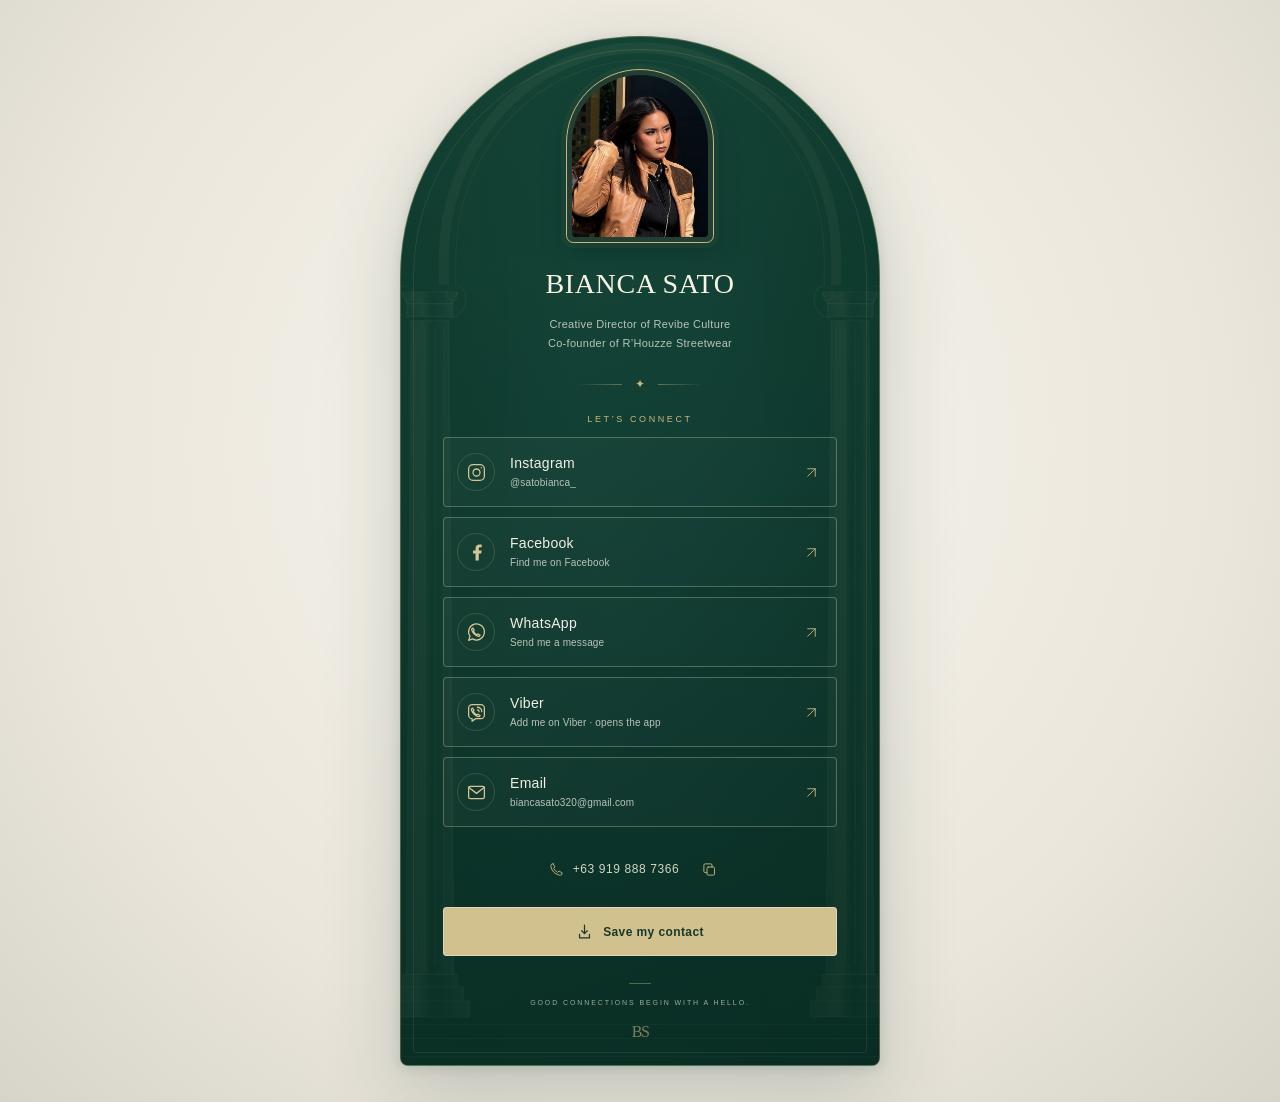
<file: index.html>
<!doctype html><html lang="en"><head><meta charset="utf-8"><meta name="viewport" content="width=device-width,initial-scale=1"><meta http-equiv="refresh" content="0;url=bianca/"><title>Py-Tap · Connect</title></head><body><a href="bianca/">Connect with Bianca Sato</a></body></html>
</file>
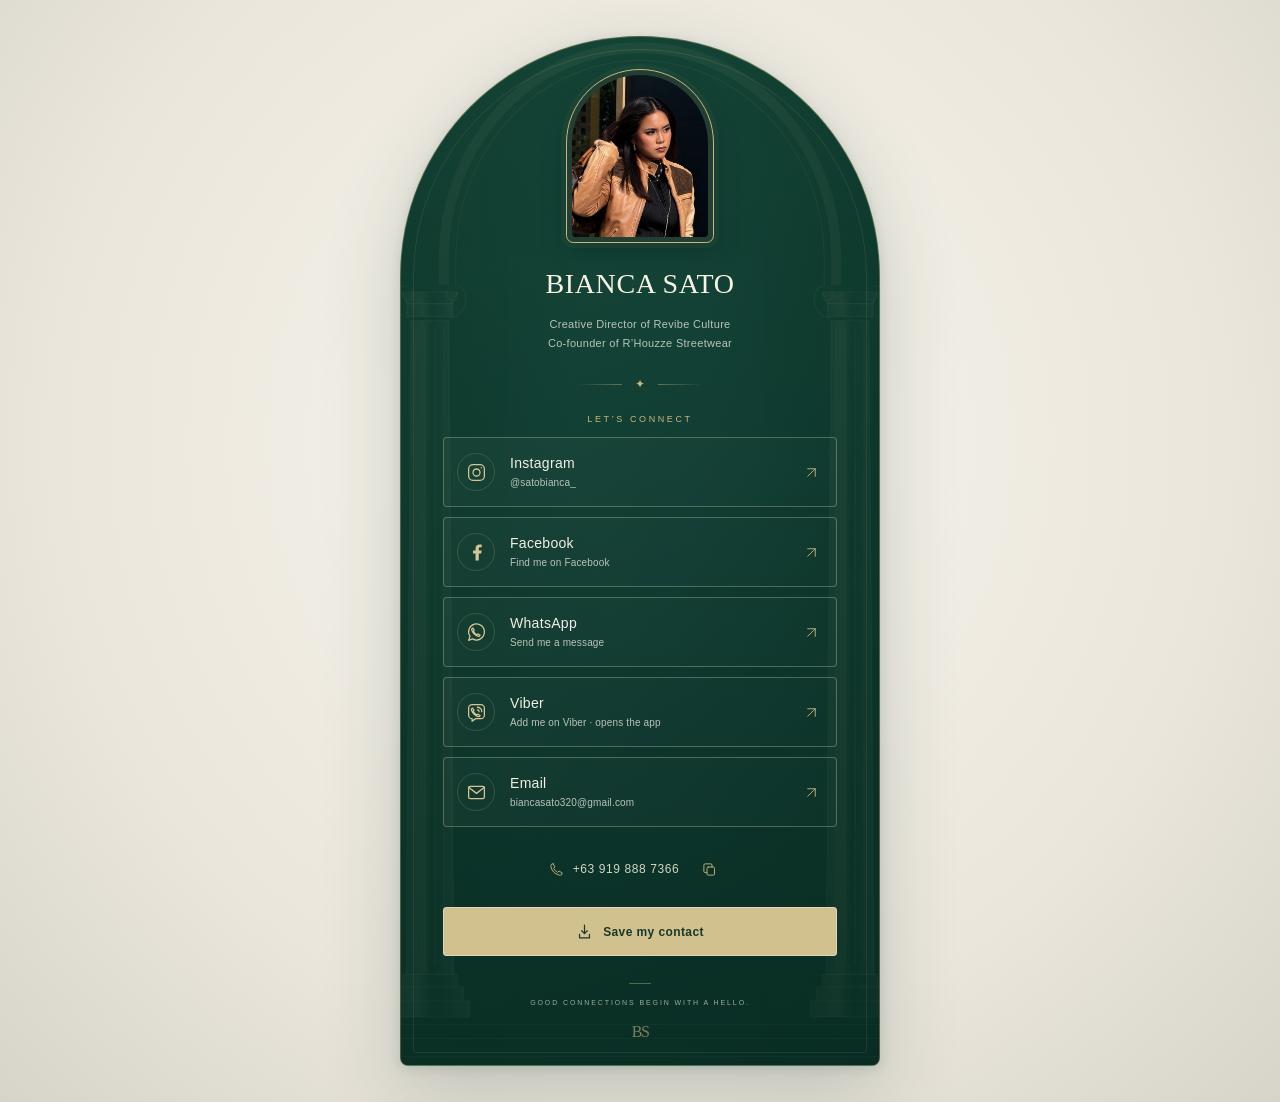
<file: bianca/index.html>
<!doctype html>
<html lang="en">
<head>
  <meta charset="utf-8">
  <meta name="viewport" content="width=device-width, initial-scale=1">
  <meta name="theme-color" content="#123f34">
  <meta name="description" content="Connect with Bianca Sato. Social accounts, messaging, and contact details, all in one place.">
  <title>Bianca Sato · Connect</title>
  <link rel="icon" href="assets/monogram.svg" type="image/svg+xml">
  <link rel="stylesheet" href="styles.css?v=20261012-header">
  <script src="profile.js" defer></script>
</head>
<body>
  <svg class="icon-library" xmlns="http://www.w3.org/2000/svg" aria-hidden="true">
    <symbol id="arrow" viewBox="0 0 24 24"><path d="M6 18 18 6M6 6h12v12"/></symbol>
    <symbol id="phone" viewBox="0 0 24 24"><path d="m6.6 3 3 5-2.3 2.2a16 16 0 0 0 6.5 6.5L16 14.4l5 3c.1 2.8-1.3 4.1-3.9 3.6C9.4 19.5 4.5 14.6 3 6.9 2.5 4.3 3.8 2.9 6.6 3Z"/></symbol>
    <symbol id="instagram" viewBox="0 0 24 24"><rect x="3" y="3" width="18" height="18" rx="5"/><circle cx="12" cy="12" r="4"/><circle cx="17.5" cy="6.5" r=".8" fill="currentColor" stroke="none"/></symbol>
    <symbol id="facebook" viewBox="0 0 24 24"><path d="M14.6 21v-8h2.8l.5-3.2h-3.3V7.6c0-.9.3-1.6 1.7-1.6H18V3.1c-.7-.1-1.6-.2-2.6-.2-2.7 0-4.5 1.6-4.5 4.5v2.4H8V13h2.9v8Z" fill="currentColor" stroke="none"/></symbol>
    <symbol id="whatsapp" viewBox="0 0 24 24"><path d="M21 11.5a9 9 0 0 1-13.5 7.8L3 21l1.6-4.7A9 9 0 1 1 21 11.5Z"/><path d="m8 7 1.4 2.5-1 1a9 9 0 0 0 4.2 4.2l1-1L16 15c-.2 1.4-1.3 1.7-2.5 1.3A12 12 0 0 1 6.7 9.5C6.3 8.3 6.6 7.2 8 7Z"/></symbol>
    <symbol id="viber" viewBox="0 0 24 24"><path d="M7 3h10a4 4 0 0 1 4 4v8a4 4 0 0 1-4 4h-6l-4 3v-3a4 4 0 0 1-4-4V7a4 4 0 0 1 4-4Z"/><path d="m7.5 7 1.7 2.6-1 1a10 10 0 0 0 4.2 4.2l1-1 2.6 1.7c-.3 1.3-1.5 1.6-2.7 1.1a13 13 0 0 1-6.9-6.9C5.9 8.5 6.2 7.3 7.5 7ZM13 6a5 5 0 0 1 5 5m-5-2a2 2 0 0 1 2 2"/></symbol>
    <symbol id="mail" viewBox="0 0 24 24"><rect x="3" y="5" width="18" height="14" rx="2"/><path d="m3 6 9 7 9-7"/></symbol>
    <symbol id="save" viewBox="0 0 24 24"><path d="M12 3v12m-4-4 4 4 4-4M5 16v5h14v-5"/></symbol>
    <symbol id="copy" viewBox="0 0 24 24"><rect x="8" y="8" width="12" height="13" rx="2"/><path d="M16 8V5a2 2 0 0 0-2-2H5a2 2 0 0 0-2 2v10a2 2 0 0 0 2 2h3"/></symbol>
  </svg>
  <main class="card" aria-labelledby="profile-name">
    <div class="architecture" aria-hidden="true"></div>
    <div class="card-content">
      <header class="profile">
        <div class="portrait-frame">
          <img class="portrait" src="assets/portrait.png" alt="Portrait of Bianca Sato" width="320" height="320" fetchpriority="high">
        </div>
        <h1 id="profile-name">BIANCA SATO</h1>
        <p class="intro">Creative Director of Revibe Culture<br>Co-founder of R’Houzze Streetwear</p>
        <div class="ornament" aria-hidden="true"><span></span><i>✦</i><span></span></div>
      </header>
      <section class="connections" aria-labelledby="connections-title">
        <h2 id="connections-title">LET’S CONNECT</h2>
        <a class="social-link" href="https://www.instagram.com/satobianca_/" target="_blank" rel="noopener noreferrer">
          <span class="icon-tile"><svg><use href="#instagram"/></svg></span>
          <span class="link-text"><strong>Instagram</strong><span>@satobianca_</span></span>
          <svg class="link-arrow" aria-hidden="true"><use href="#arrow"/></svg>
        </a>
        <a class="social-link" href="https://www.facebook.com/raesato" target="_blank" rel="noopener noreferrer">
          <span class="icon-tile"><svg><use href="#facebook"/></svg></span>
          <span class="link-text"><strong>Facebook</strong><span>Find me on Facebook</span></span>
          <svg class="link-arrow" aria-hidden="true"><use href="#arrow"/></svg>
        </a>
        <a class="social-link" href="https://wa.me/639198887366" target="_blank" rel="noopener noreferrer">
          <span class="icon-tile"><svg><use href="#whatsapp"/></svg></span>
          <span class="link-text"><strong>WhatsApp</strong><span>Send me a message</span></span>
          <svg class="link-arrow" aria-hidden="true"><use href="#arrow"/></svg>
        </a>
        <a class="social-link" href="viber://add?number=639198887366">
          <span class="icon-tile"><svg><use href="#viber"/></svg></span>
          <span class="link-text"><strong>Viber</strong><span>Add me on Viber · opens the app</span></span>
          <svg class="link-arrow" aria-hidden="true"><use href="#arrow"/></svg>
        </a>
        <a class="social-link" href="mailto:biancasato320@gmail.com">
          <span class="icon-tile"><svg aria-hidden="true"><use href="#mail"/></svg></span>
          <span class="link-text"><strong>Email</strong><span>biancasato320@gmail.com</span></span>
          <svg class="link-arrow" aria-hidden="true"><use href="#arrow"/></svg>
        </a>
      </section>
      <section class="contact" aria-label="Contact details">
        <div class="phone-row">
          <a class="phone-number" href="tel:+639198887366"><svg aria-hidden="true"><use href="#phone"/></svg><span>+63 919 888 7366</span></a>
          <button class="copy-button" type="button" aria-label="Copy phone number" hidden><svg aria-hidden="true"><use href="#copy"/></svg></button>
        </div>
        <p class="copy-status" role="status" aria-live="polite"></p>
        <a class="save-contact" href="biance-sato.vcf" download="Bianca-Sato.vcf"><svg aria-hidden="true"><use href="#save"/></svg>Save my contact</a>
      </section>
      <footer><span class="footer-line"></span><p>GOOD CONNECTIONS BEGIN WITH A HELLO.</p><span class="footer-monogram" aria-hidden="true">BS</span></footer>
    </div>
  </main>
</body>
</html>
</file>
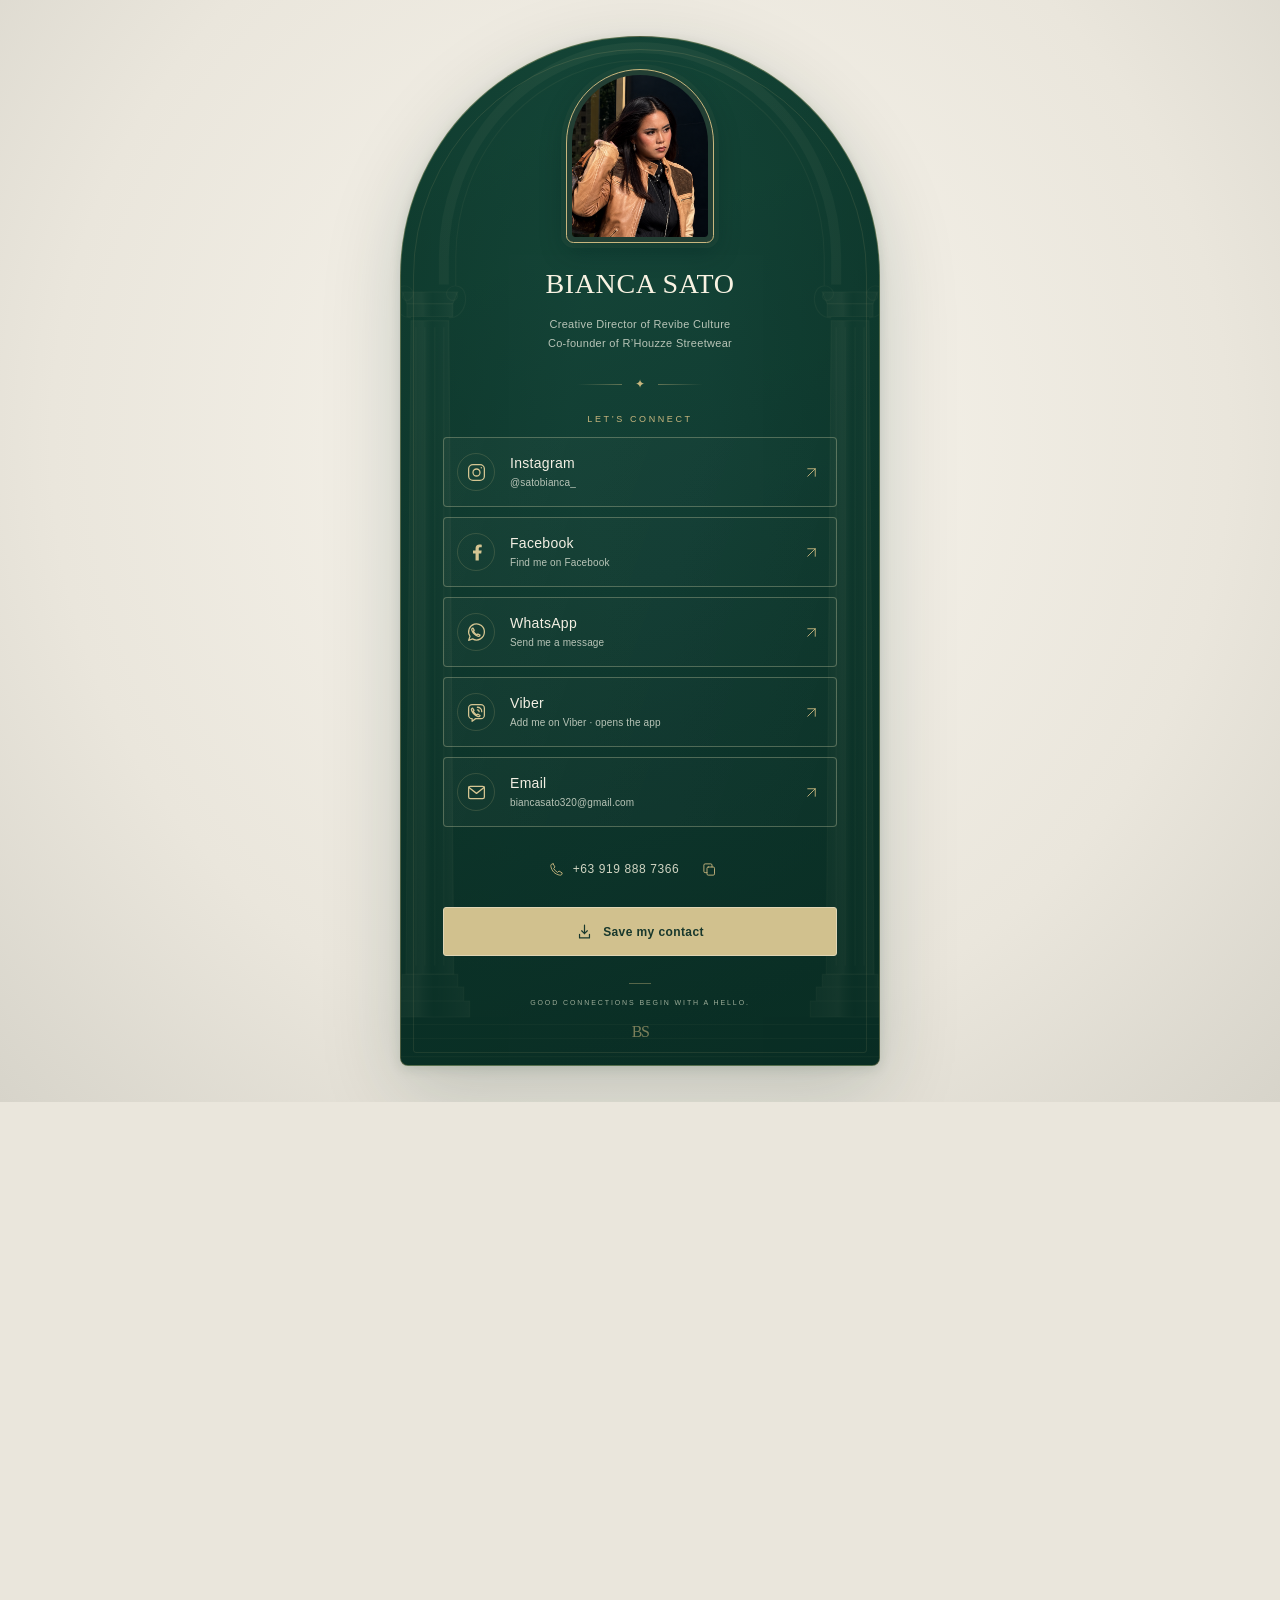
<file: biance-sato/index.html>
<!doctype html><html lang="en"><head><meta charset="utf-8"><meta name="viewport" content="width=device-width,initial-scale=1"><meta http-equiv="refresh" content="0;url=../bianca/"><title>Bianca Sato · Py-Tap</title></head><body><a href="../bianca/">Open Bianca Sato</a></body></html>
</file>
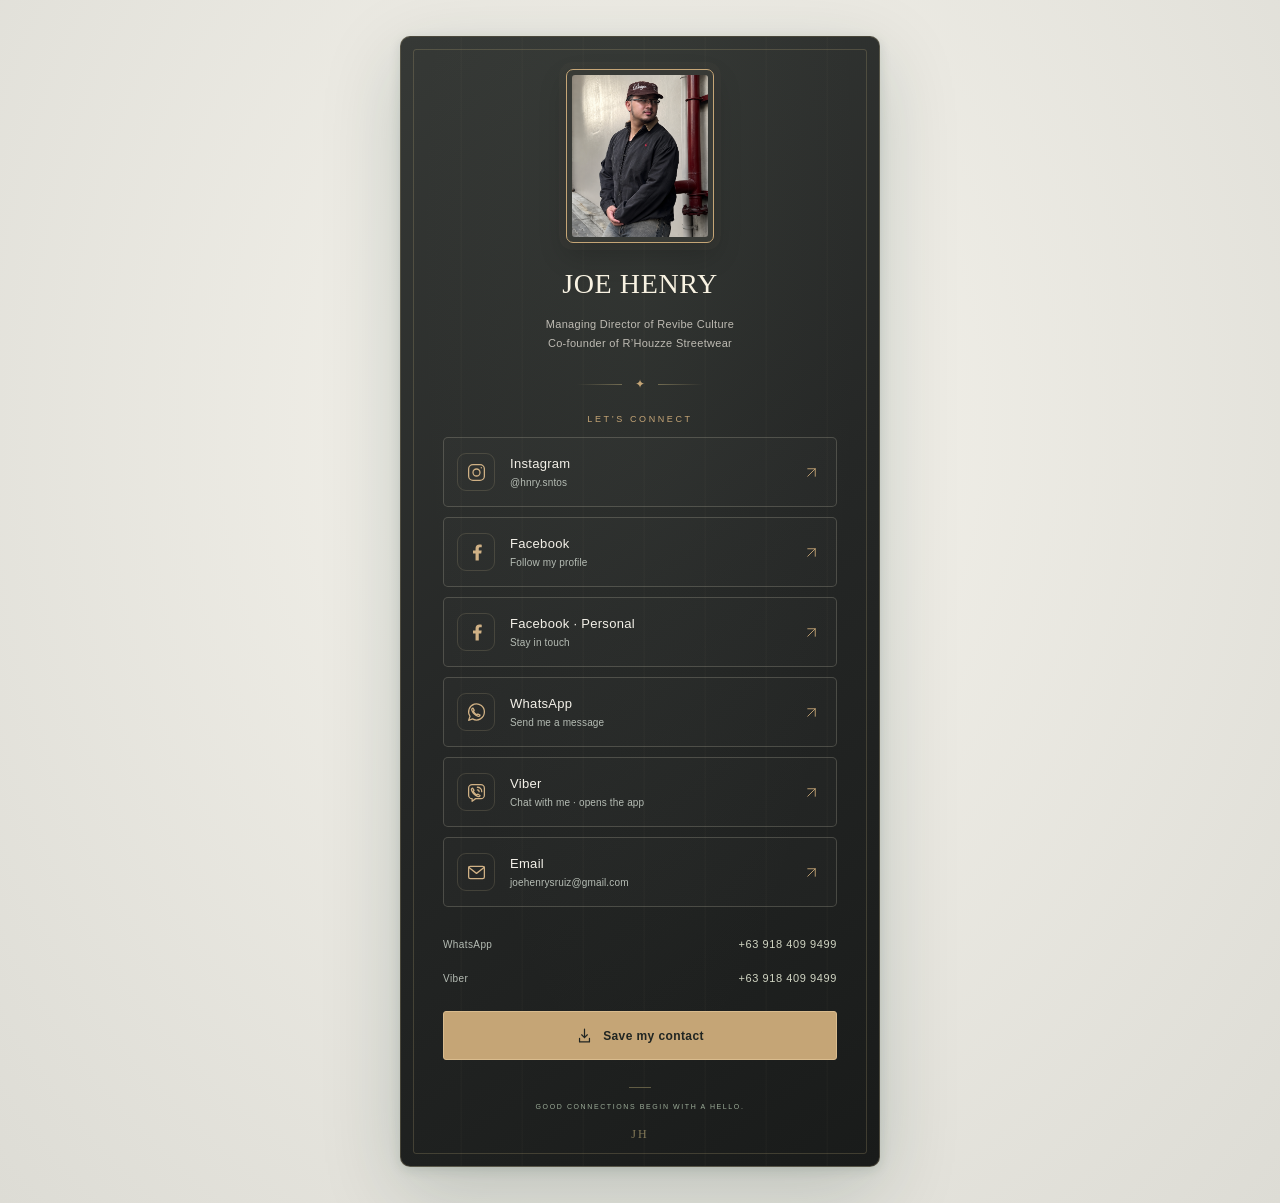
<file: joe-henry-santos/index.html>
<!doctype html><html lang="en"><head><meta charset="utf-8"><meta name="viewport" content="width=device-width,initial-scale=1"><meta http-equiv="refresh" content="0;url=../joe/"><title>Joe Henry · Py-Tap</title></head><body><a href="../joe/">Open Joe Henry</a></body></html>
</file>
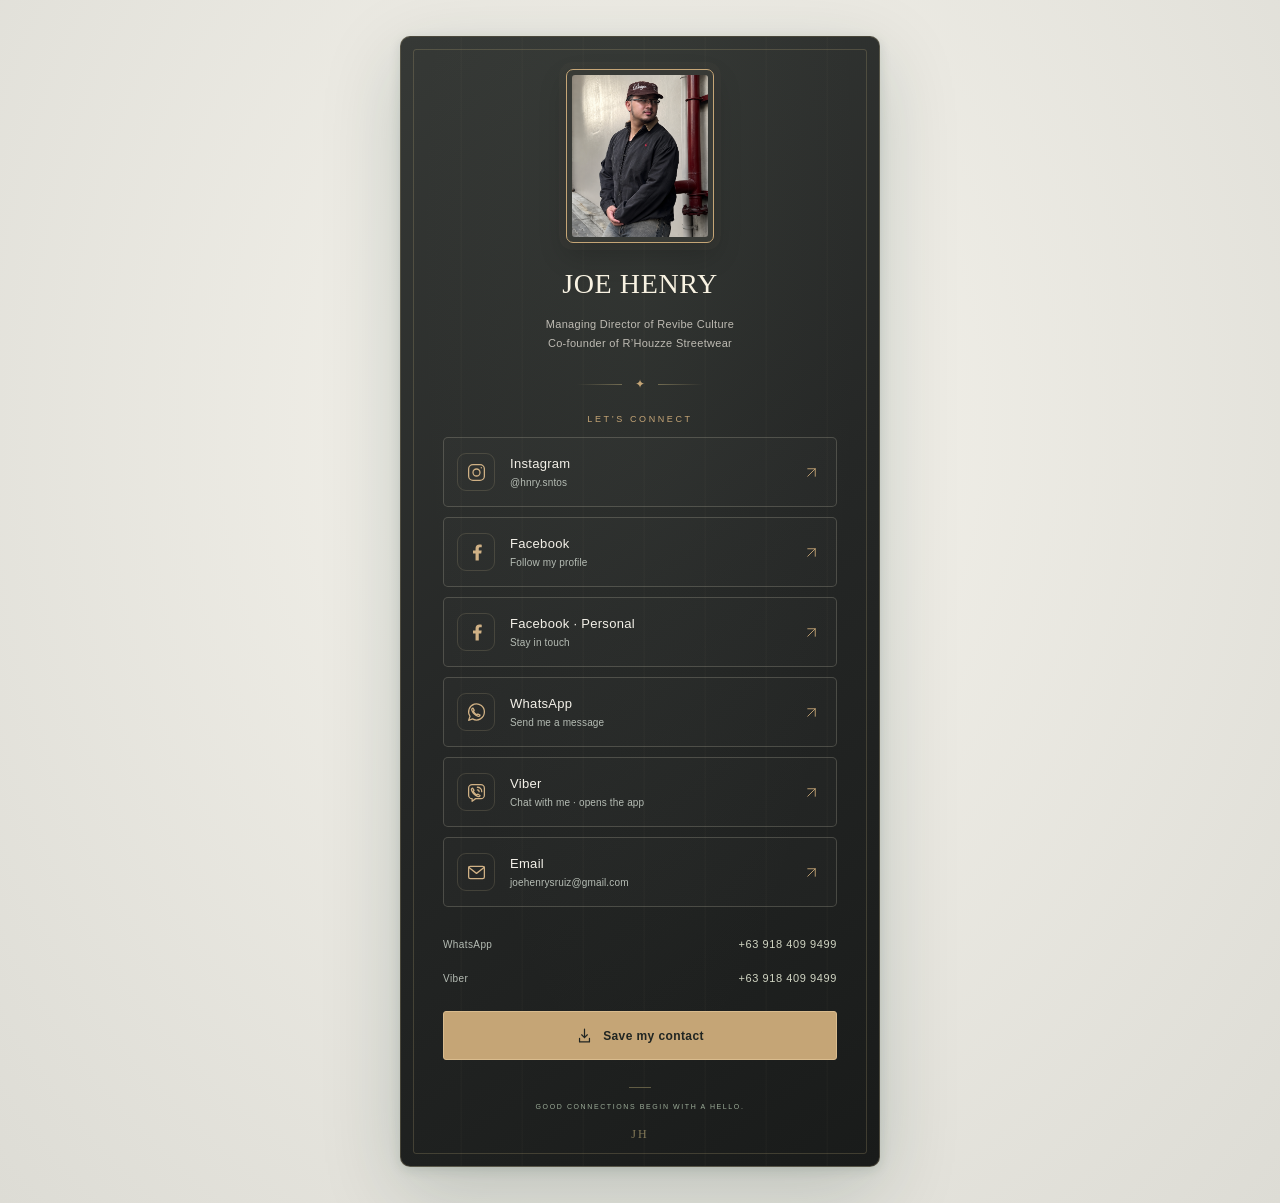
<file: joe/index.html>
<!doctype html>
<html lang="en">
<head>
  <meta charset="utf-8">
  <meta name="viewport" content="width=device-width, initial-scale=1">
  <meta name="theme-color" content="#202522">
  <meta name="description" content="Connect with Joe Henry. Social accounts, messaging, and contact details, all in one place.">
  <title>Joe Henry · Connect</title>
  <link rel="icon" href="assets/monogram.svg" type="image/svg+xml">
  <link rel="stylesheet" href="styles.css?v=20261012-header">
</head>
<body>
  <svg class="icon-library" xmlns="http://www.w3.org/2000/svg" aria-hidden="true">
    <symbol id="arrow" viewBox="0 0 24 24"><path d="M6 18 18 6M6 6h12v12"/></symbol>
    <symbol id="phone" viewBox="0 0 24 24"><path d="m6.6 3 3 5-2.3 2.2a16 16 0 0 0 6.5 6.5L16 14.4l5 3c.1 2.8-1.3 4.1-3.9 3.6C9.4 19.5 4.5 14.6 3 6.9 2.5 4.3 3.8 2.9 6.6 3Z"/></symbol>
    <symbol id="instagram" viewBox="0 0 24 24"><rect x="3" y="3" width="18" height="18" rx="5"/><circle cx="12" cy="12" r="4"/><circle cx="17.5" cy="6.5" r=".8" fill="currentColor" stroke="none"/></symbol>
    <symbol id="facebook" viewBox="0 0 24 24"><path d="M14.6 21v-8h2.8l.5-3.2h-3.3V7.6c0-.9.3-1.6 1.7-1.6H18V3.1c-.7-.1-1.6-.2-2.6-.2-2.7 0-4.5 1.6-4.5 4.5v2.4H8V13h2.9v8Z" fill="currentColor" stroke="none"/></symbol>
    <symbol id="whatsapp" viewBox="0 0 24 24"><path d="M21 11.5a9 9 0 0 1-13.5 7.8L3 21l1.6-4.7A9 9 0 1 1 21 11.5Z"/><path d="m8 7 1.4 2.5-1 1a9 9 0 0 0 4.2 4.2l1-1L16 15c-.2 1.4-1.3 1.7-2.5 1.3A12 12 0 0 1 6.7 9.5C6.3 8.3 6.6 7.2 8 7Z"/></symbol>
    <symbol id="viber" viewBox="0 0 24 24"><path d="M7 3h10a4 4 0 0 1 4 4v8a4 4 0 0 1-4 4h-6l-4 3v-3a4 4 0 0 1-4-4V7a4 4 0 0 1 4-4Z"/><path d="m7.5 7 1.7 2.6-1 1a10 10 0 0 0 4.2 4.2l1-1 2.6 1.7c-.3 1.3-1.5 1.6-2.7 1.1a13 13 0 0 1-6.9-6.9C5.9 8.5 6.2 7.3 7.5 7ZM13 6a5 5 0 0 1 5 5m-5-2a2 2 0 0 1 2 2"/></symbol>
    <symbol id="mail" viewBox="0 0 24 24"><rect x="3" y="5" width="18" height="14" rx="2"/><path d="m3 6 9 7 9-7"/></symbol>
    <symbol id="save" viewBox="0 0 24 24"><path d="M12 3v12m-4-4 4 4 4-4M5 16v5h14v-5"/></symbol>
    <symbol id="copy" viewBox="0 0 24 24"><rect x="8" y="8" width="12" height="13" rx="2"/><path d="M16 8V5a2 2 0 0 0-2-2H5a2 2 0 0 0-2 2v10a2 2 0 0 0 2 2h3"/></symbol>
  </svg>
  <main class="card" aria-labelledby="profile-name">
    <div class="architecture" aria-hidden="true"></div>
    <div class="card-content">
      <header class="profile">
        <div class="portrait-frame">
          <img class="portrait" src="assets/portrait.png" alt="Portrait of Joe Henry" width="320" height="320" fetchpriority="high">
        </div>
        <h1 id="profile-name">JOE HENRY</h1>
        <p class="intro">Managing Director of Revibe Culture<br>Co-founder of R’Houzze Streetwear</p>
        <div class="ornament" aria-hidden="true"><span></span><i>✦</i><span></span></div>
      </header>
      <section class="connections" aria-labelledby="connections-title">
        <h2 id="connections-title">LET’S CONNECT</h2>
        <a class="social-link" href="https://www.instagram.com/hnry.sntos/" target="_blank" rel="noopener noreferrer">
          <span class="icon-tile"><svg><use href="#instagram"/></svg></span>
          <span class="link-text"><strong>Instagram</strong><span>@hnry.sntos</span></span>
          <svg class="link-arrow" aria-hidden="true"><use href="#arrow"/></svg>
        </a>
        <a class="social-link" href="https://www.facebook.com/profile.php?id=61590377440907" target="_blank" rel="noopener noreferrer">
          <span class="icon-tile"><svg><use href="#facebook"/></svg></span>
          <span class="link-text"><strong>Facebook</strong><span>Follow my profile</span></span>
          <svg class="link-arrow" aria-hidden="true"><use href="#arrow"/></svg>
        </a>
        <a class="social-link" href="https://www.facebook.com/joehenry.ruiz.7" target="_blank" rel="noopener noreferrer">
          <span class="icon-tile"><svg><use href="#facebook"/></svg></span>
          <span class="link-text"><strong>Facebook · Personal</strong><span>Stay in touch</span></span>
          <svg class="link-arrow" aria-hidden="true"><use href="#arrow"/></svg>
        </a>
        <a class="social-link" href="https://wa.me/639184099499" target="_blank" rel="noopener noreferrer">
          <span class="icon-tile"><svg><use href="#whatsapp"/></svg></span>
          <span class="link-text"><strong>WhatsApp</strong><span>Send me a message</span></span>
          <svg class="link-arrow" aria-hidden="true"><use href="#arrow"/></svg>
        </a>
        <a class="social-link" href="viber://chat?number=%2B639184099499">
          <span class="icon-tile"><svg><use href="#viber"/></svg></span>
          <span class="link-text"><strong>Viber</strong><span>Chat with me · opens the app</span></span>
          <svg class="link-arrow" aria-hidden="true"><use href="#arrow"/></svg>
        </a>
        <a class="social-link" href="mailto:joehenrysruiz@gmail.com">
          <span class="icon-tile"><svg aria-hidden="true"><use href="#mail"/></svg></span>
          <span class="link-text"><strong>Email</strong><span>joehenrysruiz@gmail.com</span></span>
          <svg class="link-arrow" aria-hidden="true"><use href="#arrow"/></svg>
        </a>
      </section>
      <section class="contact" aria-label="Contact details">
        <div class="phone-row"><a class="phone-number" href="tel:+639184099499"><span class="number-label">WhatsApp</span><span>+63 918 409 9499</span></a></div>
        <div class="phone-row"><a class="phone-number" href="tel:+639184099499"><span class="number-label">Viber</span><span>+63 918 409 9499</span></a></div>
        <a class="save-contact" href="joe-henry-santos.vcf" download="Joe-Henry-Ruiz.vcf"><svg aria-hidden="true"><use href="#save"/></svg>Save my contact</a>
      </section>
      <footer><span class="footer-line"></span><p>GOOD CONNECTIONS BEGIN WITH A HELLO.</p><span class="footer-monogram" aria-hidden="true">JH</span></footer>
    </div>
  </main>
</body>
</html>
</file>
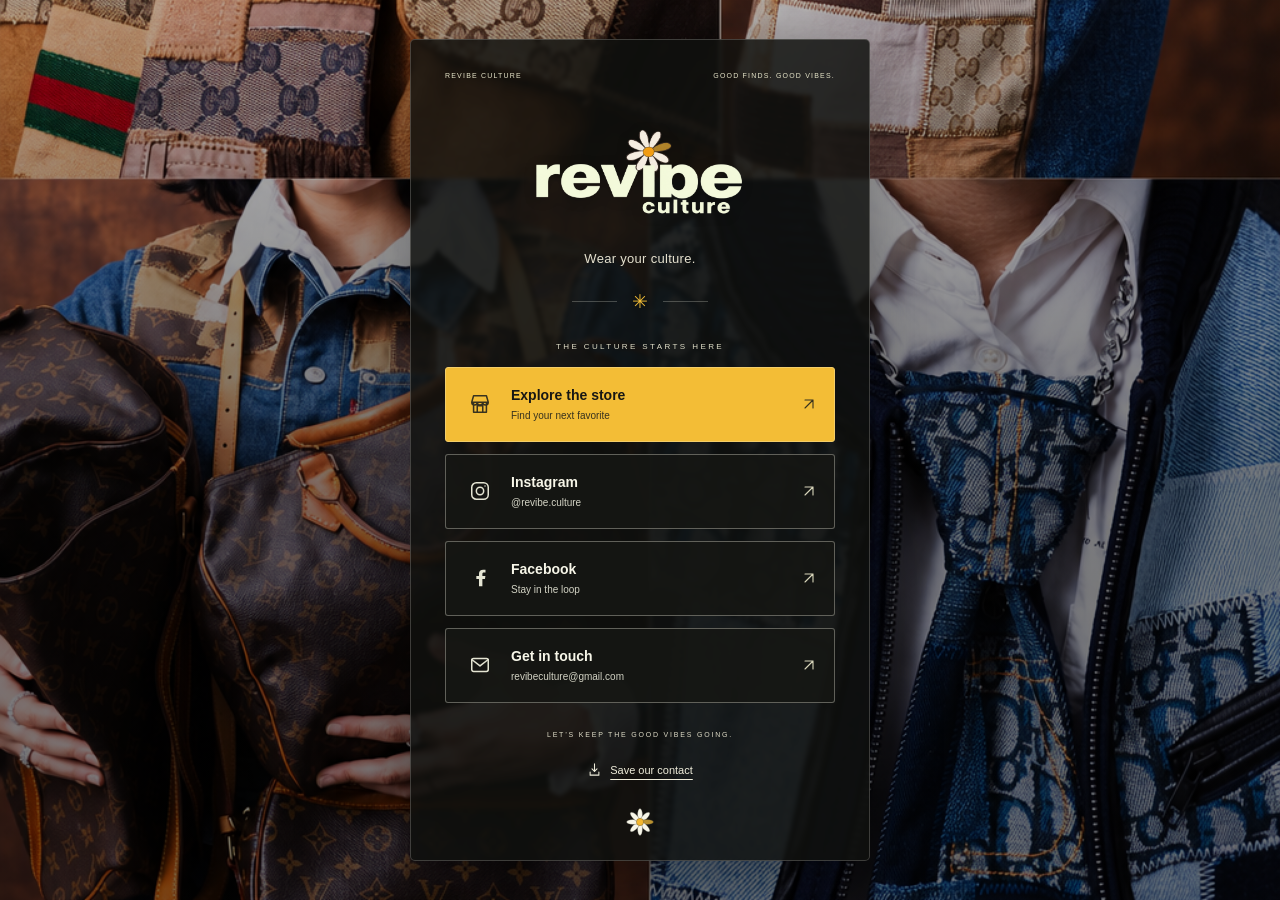
<file: revibe-culture/index.html>
<!doctype html><html lang="en"><head><meta charset="utf-8"><meta name="viewport" content="width=device-width,initial-scale=1"><meta http-equiv="refresh" content="0;url=../revibe/"><title>Revibe Culture · Py-Tap</title></head><body><a href="../revibe/">Open Revibe Culture</a></body></html>
</file>
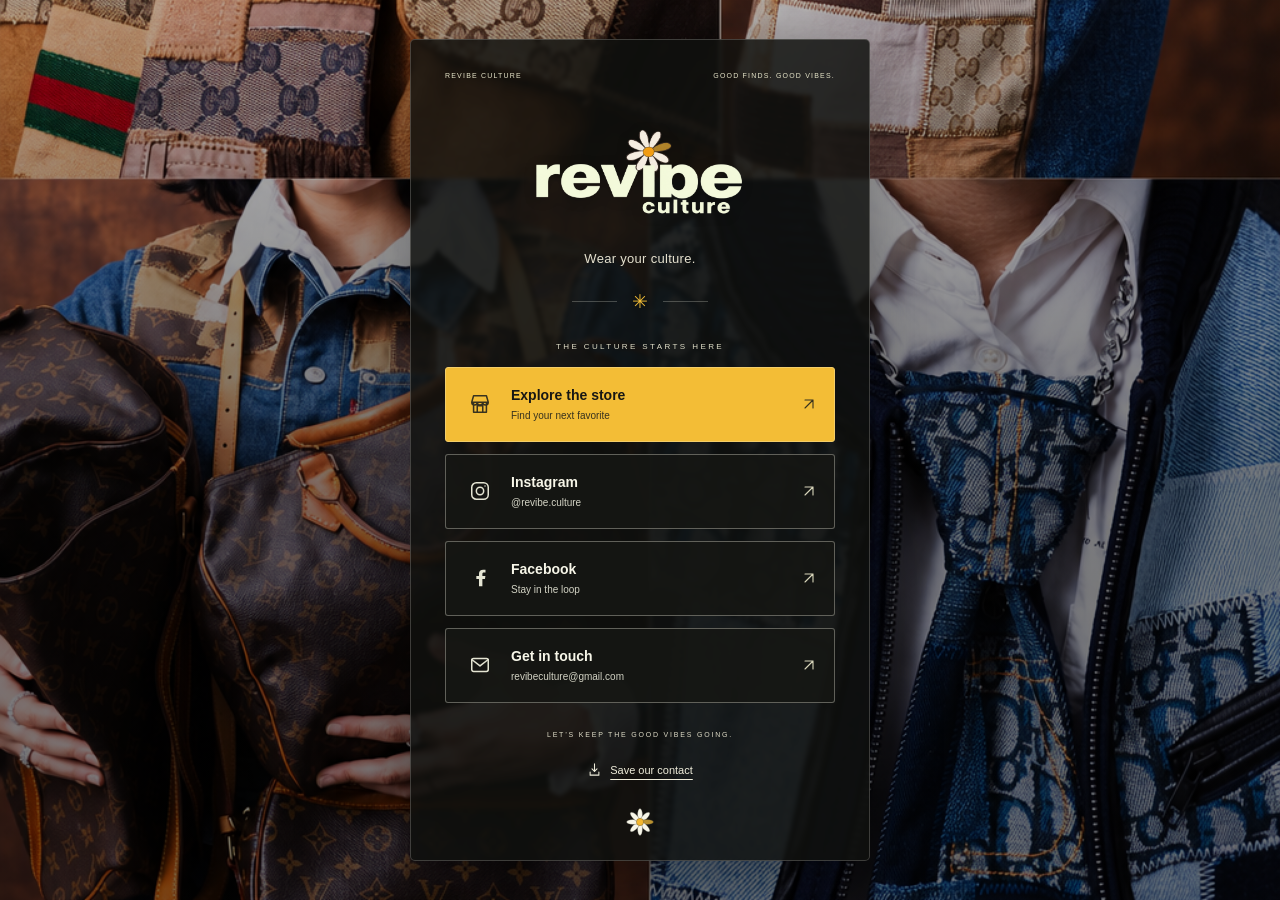
<file: revibe/index.html>
<!doctype html>
<html lang="en"><head><meta charset="utf-8"><meta name="viewport" content="width=device-width,initial-scale=1"><meta name="theme-color" content="#171714"><meta name="description" content="Revibe Culture. Explore the store, connect on Instagram and Facebook, or get in touch."><title>Revibe Culture · Connect</title><link rel="icon" href="assets/daisy.svg" type="image/svg+xml"><link rel="stylesheet" href="styles.css?v=20261012-patchwork"></head><body>  <svg class="icon-library" xmlns="http://www.w3.org/2000/svg" aria-hidden="true">
    <symbol id="arrow" viewBox="0 0 24 24"><path d="M6 18 18 6M6 6h12v12"/></symbol>
    <symbol id="phone" viewBox="0 0 24 24"><path d="m6.6 3 3 5-2.3 2.2a16 16 0 0 0 6.5 6.5L16 14.4l5 3c.1 2.8-1.3 4.1-3.9 3.6C9.4 19.5 4.5 14.6 3 6.9 2.5 4.3 3.8 2.9 6.6 3Z"/></symbol>
    <symbol id="instagram" viewBox="0 0 24 24"><rect x="3" y="3" width="18" height="18" rx="5"/><circle cx="12" cy="12" r="4"/><circle cx="17.5" cy="6.5" r=".8" fill="currentColor" stroke="none"/></symbol>
    <symbol id="facebook" viewBox="0 0 24 24"><path d="M14.6 21v-8h2.8l.5-3.2h-3.3V7.6c0-.9.3-1.6 1.7-1.6H18V3.1c-.7-.1-1.6-.2-2.6-.2-2.7 0-4.5 1.6-4.5 4.5v2.4H8V13h2.9v8Z" fill="currentColor" stroke="none"/></symbol>
    <symbol id="whatsapp" viewBox="0 0 24 24"><path d="M21 11.5a9 9 0 0 1-13.5 7.8L3 21l1.6-4.7A9 9 0 1 1 21 11.5Z"/><path d="m8 7 1.4 2.5-1 1a9 9 0 0 0 4.2 4.2l1-1L16 15c-.2 1.4-1.3 1.7-2.5 1.3A12 12 0 0 1 6.7 9.5C6.3 8.3 6.6 7.2 8 7Z"/></symbol>
    <symbol id="viber" viewBox="0 0 24 24"><path d="M7 3h10a4 4 0 0 1 4 4v8a4 4 0 0 1-4 4h-6l-4 3v-3a4 4 0 0 1-4-4V7a4 4 0 0 1 4-4Z"/><path d="m7.5 7 1.7 2.6-1 1a10 10 0 0 0 4.2 4.2l1-1 2.6 1.7c-.3 1.3-1.5 1.6-2.7 1.1a13 13 0 0 1-6.9-6.9C5.9 8.5 6.2 7.3 7.5 7ZM13 6a5 5 0 0 1 5 5m-5-2a2 2 0 0 1 2 2"/></symbol>
    <symbol id="save" viewBox="0 0 24 24"><path d="M12 3v12m-4-4 4 4 4-4M5 16v5h14v-5"/></symbol>
    <symbol id="copy" viewBox="0 0 24 24"><rect x="8" y="8" width="12" height="13" rx="2"/><path d="M16 8V5a2 2 0 0 0-2-2H5a2 2 0 0 0-2 2v10a2 2 0 0 0 2 2h3"/></symbol>
  <symbol id="store" viewBox="0 0 24 24"><path d="M3 10h18l-2-7H5ZM5 10v11h14V10M9 21v-7h6v7M3 10a3 3 0 0 0 6 0 3 3 0 0 0 6 0 3 3 0 0 0 6 0"/></symbol><symbol id="mail" viewBox="0 0 24 24"><rect x="3" y="5" width="18" height="14" rx="2"/><path d="m3 6 9 7 9-7"/></symbol></svg>
<div class="collage" aria-hidden="true"></div>
<main aria-labelledby="brand-name">
 <header>
  <div class="edition"><span>REVIBE CULTURE</span><span>GOOD FINDS. GOOD VIBES.</span></div>
  <div class="wordmark"><h1 id="brand-name"><img class="brand-logo" src="assets/logo.png" alt="Revibe Culture" fetchpriority="high"></h1></div>
  <p class="tagline">Wear your culture.</p>
  <div class="divider"><span></span><span class="star" aria-hidden="true">✳</span><span></span></div>
 </header>
 <section aria-labelledby="connect-title"><h2 id="connect-title">THE CULTURE STARTS HERE</h2><div class="links"><a class="link featured" href="https://revibeculture.com/" target="_blank" rel="noopener noreferrer"><span class="icon"><svg aria-hidden="true"><use href="#store"/></svg></span><span class="label"><strong>Explore the store</strong><span>Find your next favorite</span></span><svg class="arrow" aria-hidden="true"><use href="#arrow"/></svg></a><a class="link" href="https://www.instagram.com/revibe.culture/" target="_blank" rel="noopener noreferrer"><span class="icon"><svg aria-hidden="true"><use href="#instagram"/></svg></span><span class="label"><strong>Instagram</strong><span>@revibe.culture</span></span><svg class="arrow" aria-hidden="true"><use href="#arrow"/></svg></a><a class="link" href="https://www.facebook.com/profile.php?id=100082886904852" target="_blank" rel="noopener noreferrer"><span class="icon"><svg aria-hidden="true"><use href="#facebook"/></svg></span><span class="label"><strong>Facebook</strong><span>Stay in the loop</span></span><svg class="arrow" aria-hidden="true"><use href="#arrow"/></svg></a><a class="link" href="mailto:revibeculture@gmail.com"><span class="icon"><svg aria-hidden="true"><use href="#mail"/></svg></span><span class="label"><strong>Get in touch</strong><span>revibeculture@gmail.com</span></span><svg class="arrow" aria-hidden="true"><use href="#arrow"/></svg></a></div></section>
 <footer><p>LET’S KEEP THE GOOD VIBES GOING.</p><a class="save" href="revibe-culture.vcf" download="Revibe-Culture.vcf"><svg aria-hidden="true"><use href="#save"/></svg>Save our contact</a><img src="assets/daisy.svg" alt="" width="28" height="28"></footer>
</main></body></html>
</file>
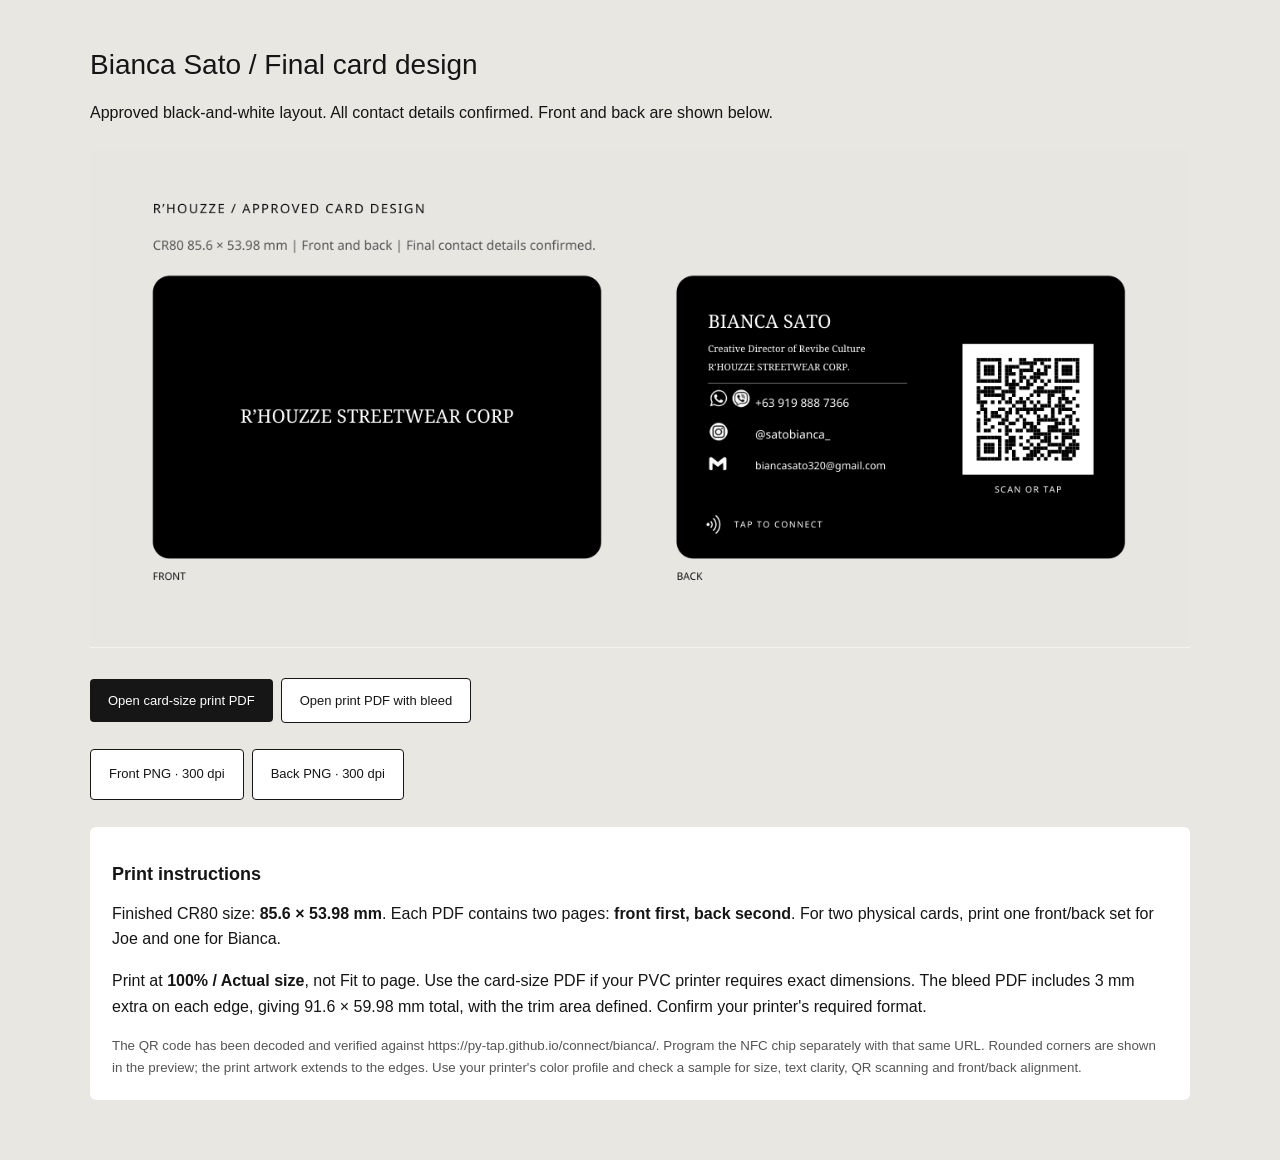
<file: print/bianca-client-draft/index.html>
<!doctype html><html lang="en"><head><meta charset="utf-8"><meta name="viewport" content="width=device-width,initial-scale=1"><meta http-equiv="refresh" content="0;url=../bianca/"><title>Bianca Sato · Final card</title></head><body><a href="../bianca/">Open the final card design and print files</a></body></html>
</file>
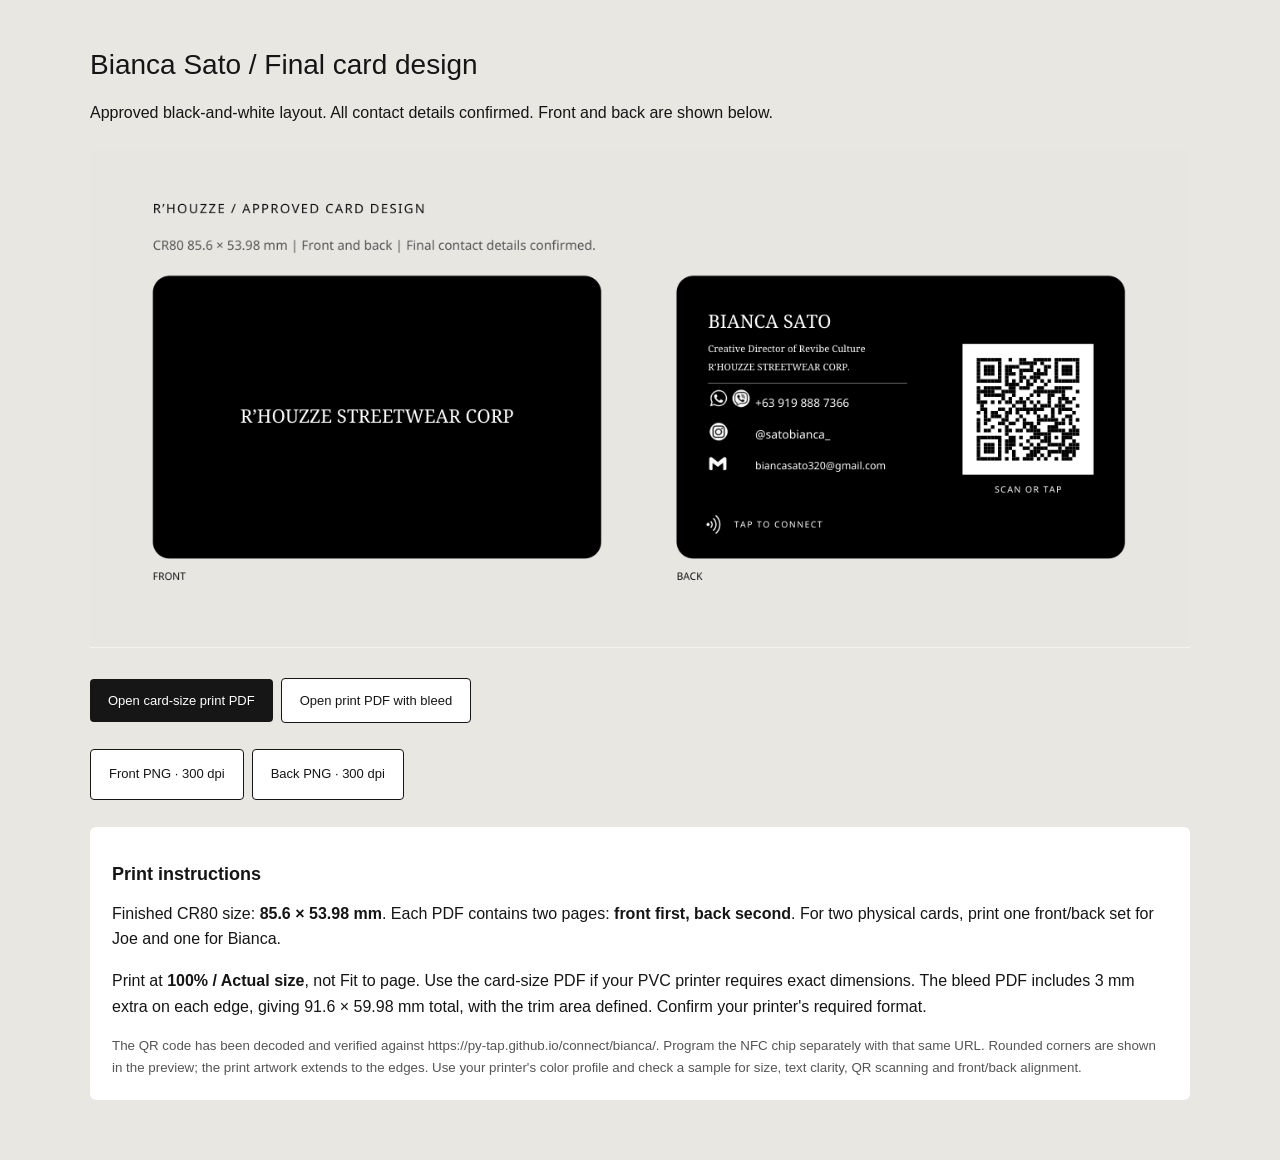
<file: print/bianca/index.html>
<!doctype html><html lang="en"><head><meta charset="utf-8"><meta name="viewport" content="width=device-width,initial-scale=1"><meta name="robots" content="noindex"><title>Bianca Sato · Final CR80 card</title><style>*{box-sizing:border-box}body{margin:0;padding:30px 20px 60px;background:#e9e7e1;color:#151515;font-family:Arial,sans-serif}main{max-width:1100px;margin:auto}h1{font-size:28px;font-weight:500}p{line-height:1.6}img{display:block;width:100%;margin:25px 0}a{display:inline-block;padding:14px 18px;margin:5px 8px 5px 0;background:#161616;color:white;border-radius:4px;text-decoration:none;font-size:13px}.secondary{background:white;color:#161616;border:1px solid #161616}.notes{padding:22px;background:white;border-radius:6px;margin-top:22px}h2{font-size:18px}small{display:block;line-height:1.6;color:#555}:focus-visible{outline:3px solid #88683b;outline-offset:4px}</style></head><body><main><h1>Bianca Sato / Final card design</h1><p>Approved black-and-white layout. All contact details confirmed. Front and back are shown below.</p><img src="bianca-final-company-v4-preview.png" alt="Final front and back of Bianca Sato's black CR80 contact card with monochrome app icons and confirmed email."><a href="bianca-final-company-v4-trim.pdf">Open card-size print PDF</a><a class="secondary" href="bianca-final-company-v4-bleed.pdf">Open print PDF with bleed</a><p><a class="secondary" href="bianca-final-company-v4-front.png" download>Front PNG · 300 dpi</a><a class="secondary" href="bianca-final-company-v4-back.png" download>Back PNG · 300 dpi</a></p><section class="notes"><h2>Print instructions</h2><p>Finished CR80 size: <strong>85.6 × 53.98 mm</strong>. Each PDF contains two pages: <strong>front first, back second</strong>. For two physical cards, print one front/back set for Joe and one for Bianca.</p><p>Print at <strong>100% / Actual size</strong>, not Fit to page. Use the card-size PDF if your PVC printer requires exact dimensions. The bleed PDF includes 3 mm extra on each edge, giving 91.6 × 59.98 mm total, with the trim area defined. Confirm your printer's required format.</p><small>The QR code has been decoded and verified against https://py-tap.github.io/connect/bianca/. Program the NFC chip separately with that same URL. Rounded corners are shown in the preview; the print artwork extends to the edges. Use your printer's color profile and check a sample for size, text clarity, QR scanning and front/back alignment.</small></section></main></body></html>
</file>
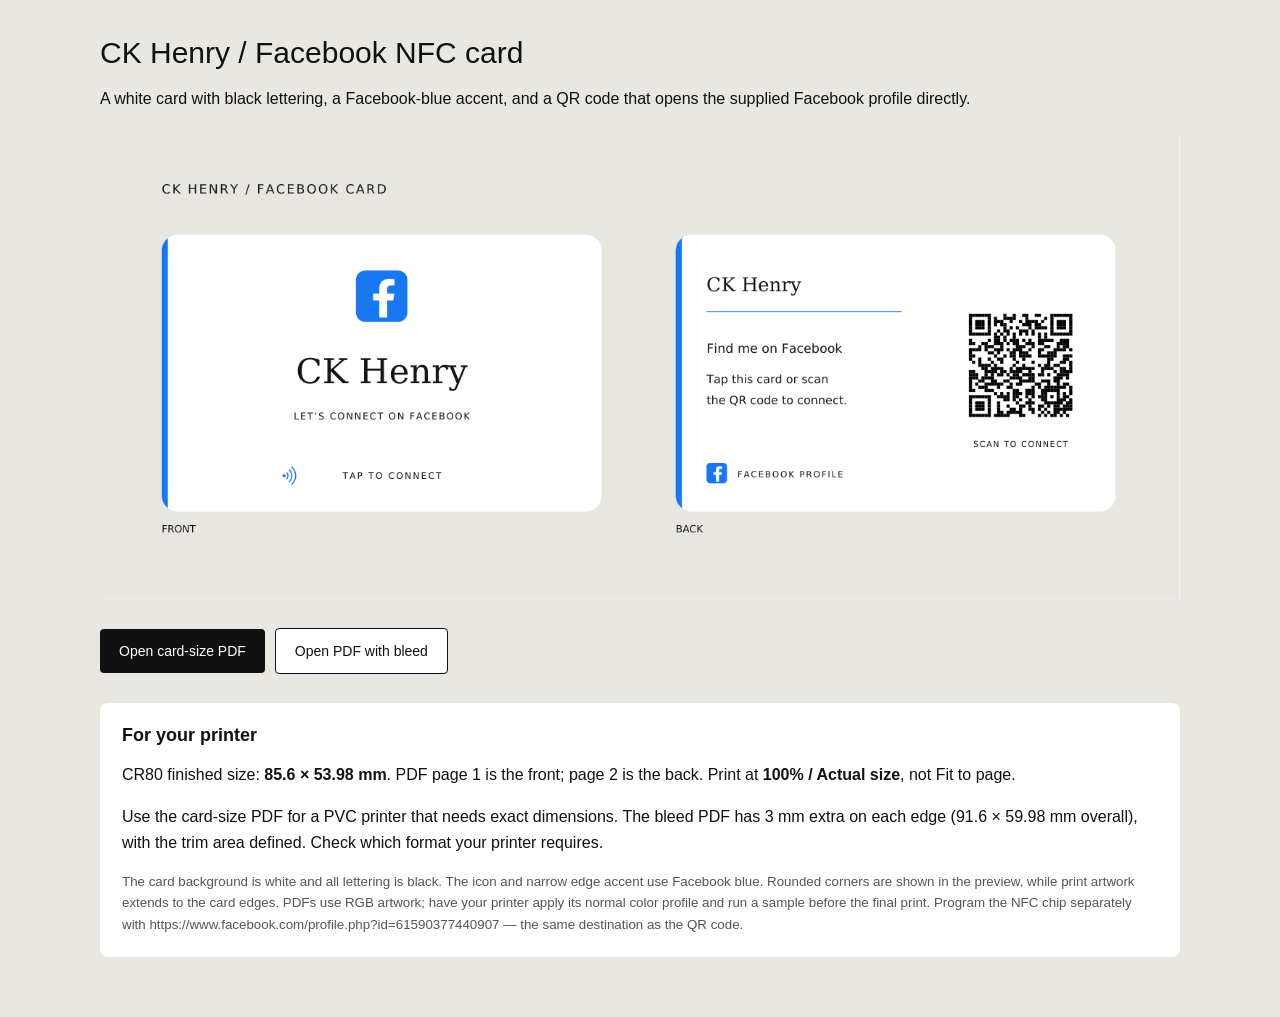
<file: print/ck-henry/index.html>
<!doctype html><html lang="en"><head><meta charset="utf-8"><meta name="viewport" content="width=device-width,initial-scale=1"><meta name="robots" content="noindex"><title>CK Henry · Facebook NFC card</title><style>*{box-sizing:border-box}body{margin:0;background:#e9e7e1;color:#111;font-family:Arial,sans-serif;padding:36px 20px 60px}main{max-width:1080px;margin:auto}h1{font-size:30px;font-weight:500;margin:0 0 12px}p{line-height:1.6}img{display:block;width:100%;margin:25px 0}a{display:inline-block;background:#111;color:white;text-decoration:none;padding:14px 19px;margin:4px 10px 4px 0;border-radius:4px;font-size:14px}.secondary{background:white;color:#111;border:1px solid #111}.notes{background:white;border-radius:8px;padding:22px;margin-top:25px}h2{font-size:18px;margin-top:0}small{display:block;line-height:1.6;color:#555}:focus-visible{outline:3px solid #e1af34;outline-offset:4px}@media(max-width:600px){body{padding:25px 15px}h1{font-size:25px}}</style></head><body><main><h1>CK Henry / Facebook NFC card</h1><p>A white card with black lettering, a Facebook-blue accent, and a QR code that opens the supplied Facebook profile directly.</p><img src="ck-henry-preview.png" alt="CK Henry Facebook NFC card, front with name and Facebook icon, back with direct-profile QR code."><a href="ck-henry-trim.pdf">Open card-size PDF</a><a class="secondary" href="ck-henry-bleed.pdf">Open PDF with bleed</a><section class="notes"><h2>For your printer</h2><p>CR80 finished size: <strong>85.6 × 53.98 mm</strong>. PDF page 1 is the front; page 2 is the back. Print at <strong>100% / Actual size</strong>, not Fit to page.</p><p>Use the card-size PDF for a PVC printer that needs exact dimensions. The bleed PDF has 3 mm extra on each edge (91.6 × 59.98 mm overall), with the trim area defined. Check which format your printer requires.</p><small>The card background is white and all lettering is black. The icon and narrow edge accent use Facebook blue. Rounded corners are shown in the preview, while print artwork extends to the card edges. PDFs use RGB artwork; have your printer apply its normal color profile and run a sample before the final print. Program the NFC chip separately with https://www.facebook.com/profile.php?id=61590377440907 — the same destination as the QR code.</small></section></main></body></html>
</file>
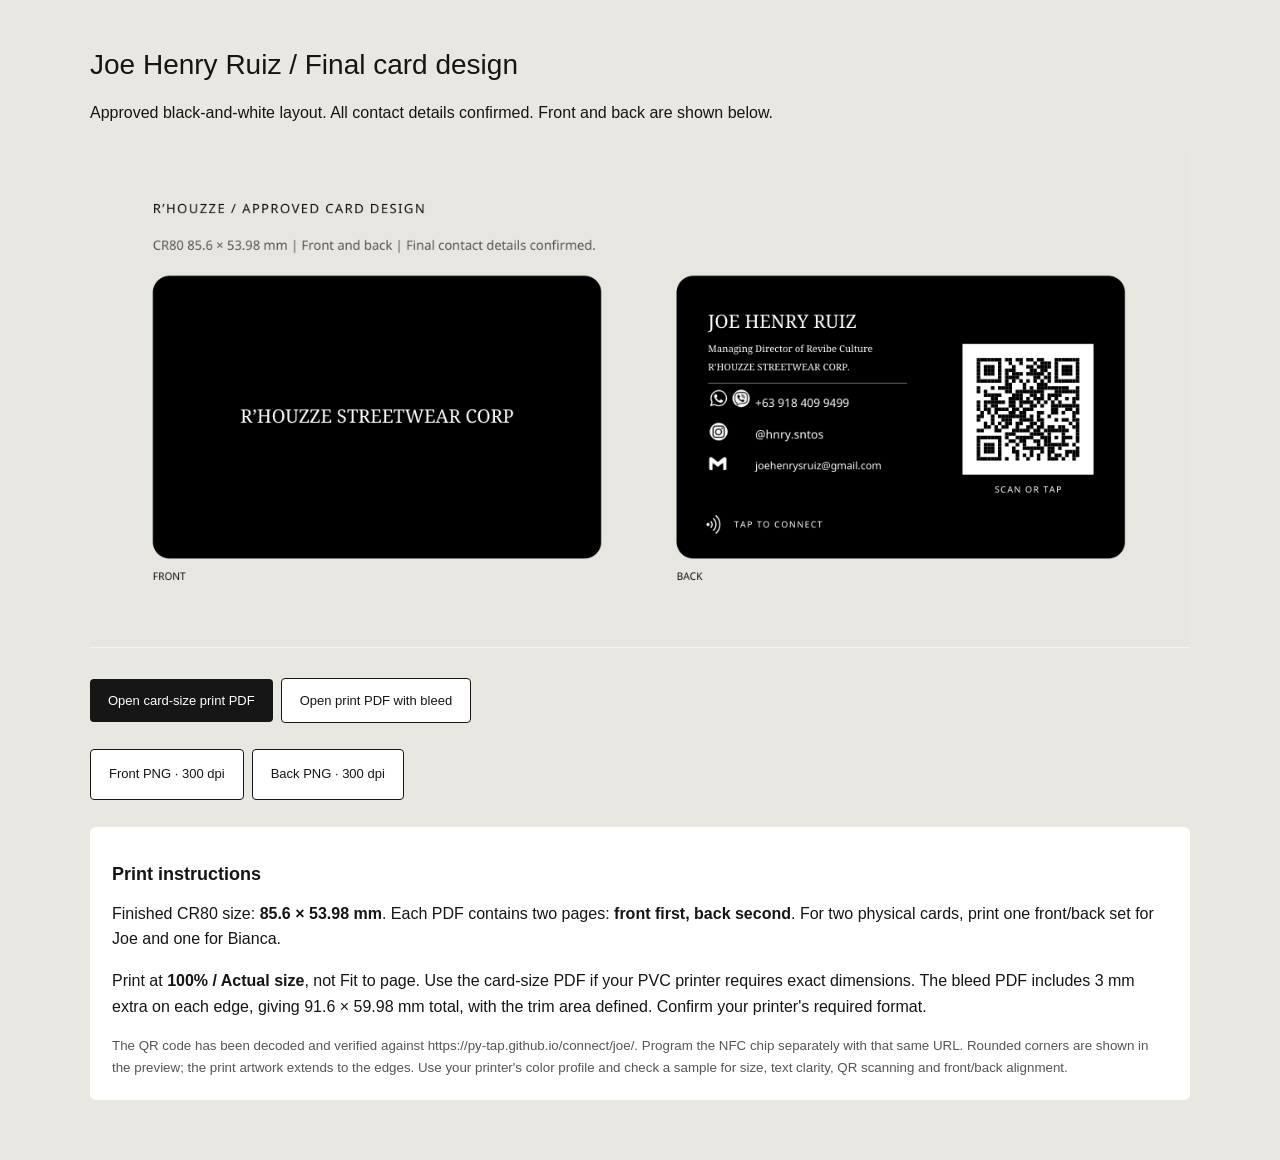
<file: print/joe-client-draft/index.html>
<!doctype html><html lang="en"><head><meta charset="utf-8"><meta name="viewport" content="width=device-width,initial-scale=1"><meta http-equiv="refresh" content="0;url=../joe/"><title>Joe Henry Ruiz · Final card</title></head><body><a href="../joe/">Open the final card design and print files</a></body></html>
</file>
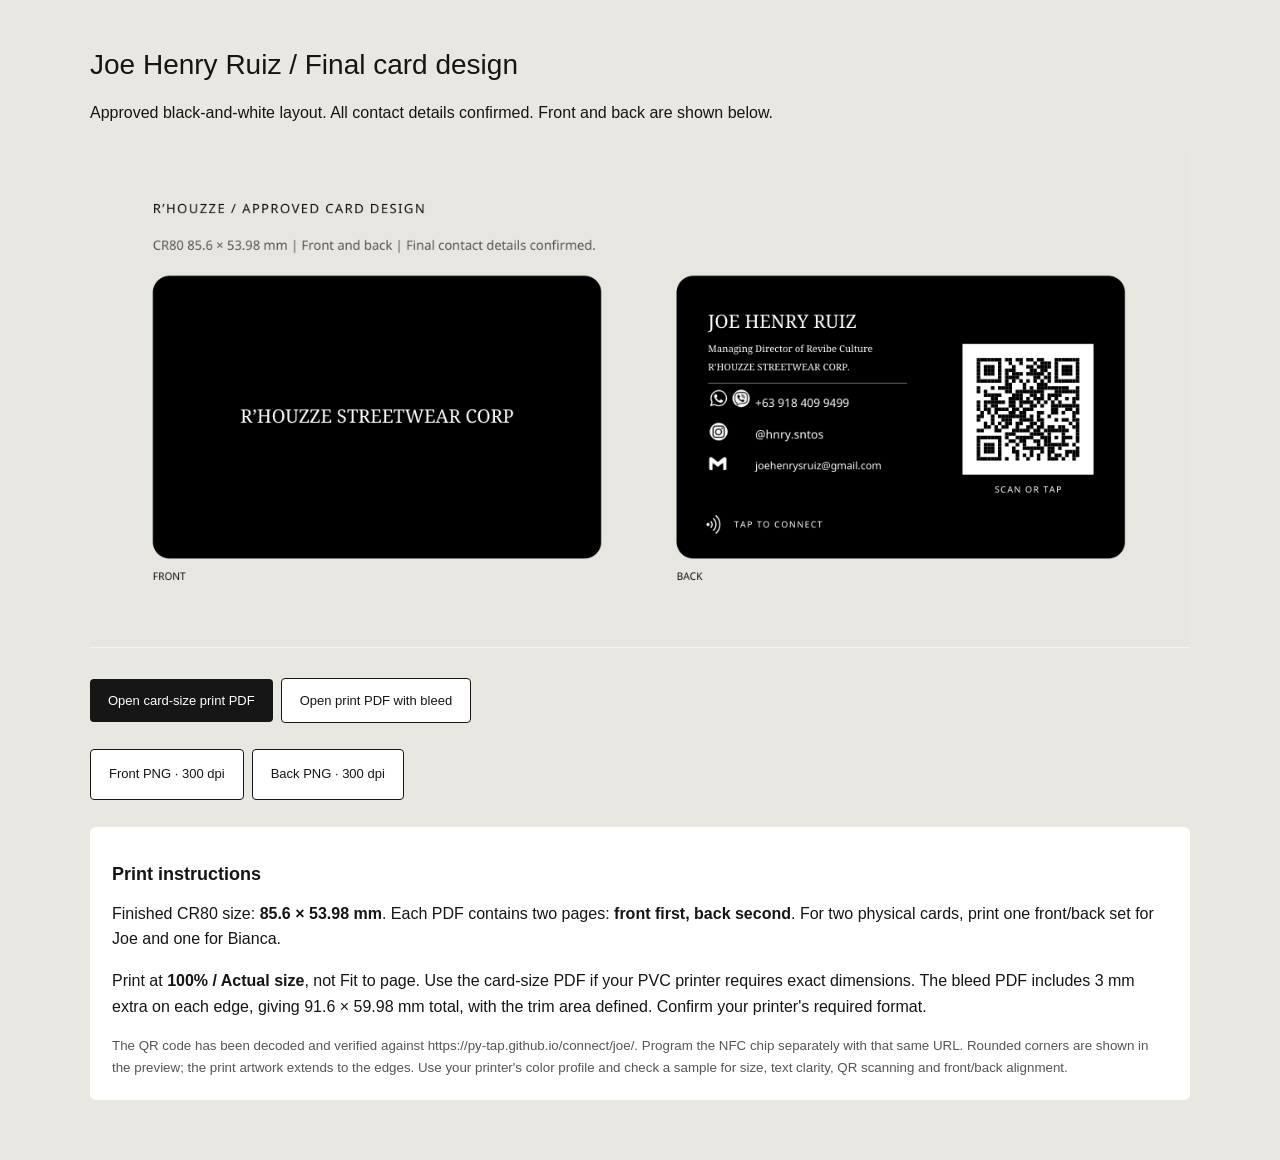
<file: print/joe/index.html>
<!doctype html><html lang="en"><head><meta charset="utf-8"><meta name="viewport" content="width=device-width,initial-scale=1"><meta name="robots" content="noindex"><title>Joe Henry Ruiz · Final CR80 card</title><style>*{box-sizing:border-box}body{margin:0;padding:30px 20px 60px;background:#e9e7e1;color:#151515;font-family:Arial,sans-serif}main{max-width:1100px;margin:auto}h1{font-size:28px;font-weight:500}p{line-height:1.6}img{display:block;width:100%;margin:25px 0}a{display:inline-block;padding:14px 18px;margin:5px 8px 5px 0;background:#161616;color:white;border-radius:4px;text-decoration:none;font-size:13px}.secondary{background:white;color:#161616;border:1px solid #161616}.notes{padding:22px;background:white;border-radius:6px;margin-top:22px}h2{font-size:18px}small{display:block;line-height:1.6;color:#555}:focus-visible{outline:3px solid #88683b;outline-offset:4px}</style></head><body><main><h1>Joe Henry Ruiz / Final card design</h1><p>Approved black-and-white layout. All contact details confirmed. Front and back are shown below.</p><img src="joe-final-company-v4-preview.png" alt="Final front and back of Joe Henry Ruiz's black CR80 contact card with monochrome app icons and confirmed email."><a href="joe-final-company-v4-trim.pdf">Open card-size print PDF</a><a class="secondary" href="joe-final-company-v4-bleed.pdf">Open print PDF with bleed</a><p><a class="secondary" href="joe-final-company-v4-front.png" download>Front PNG · 300 dpi</a><a class="secondary" href="joe-final-company-v4-back.png" download>Back PNG · 300 dpi</a></p><section class="notes"><h2>Print instructions</h2><p>Finished CR80 size: <strong>85.6 × 53.98 mm</strong>. Each PDF contains two pages: <strong>front first, back second</strong>. For two physical cards, print one front/back set for Joe and one for Bianca.</p><p>Print at <strong>100% / Actual size</strong>, not Fit to page. Use the card-size PDF if your PVC printer requires exact dimensions. The bleed PDF includes 3 mm extra on each edge, giving 91.6 × 59.98 mm total, with the trim area defined. Confirm your printer's required format.</p><small>The QR code has been decoded and verified against https://py-tap.github.io/connect/joe/. Program the NFC chip separately with that same URL. Rounded corners are shown in the preview; the print artwork extends to the edges. Use your printer's color profile and check a sample for size, text clarity, QR scanning and front/back alignment.</small></section></main></body></html>
</file>
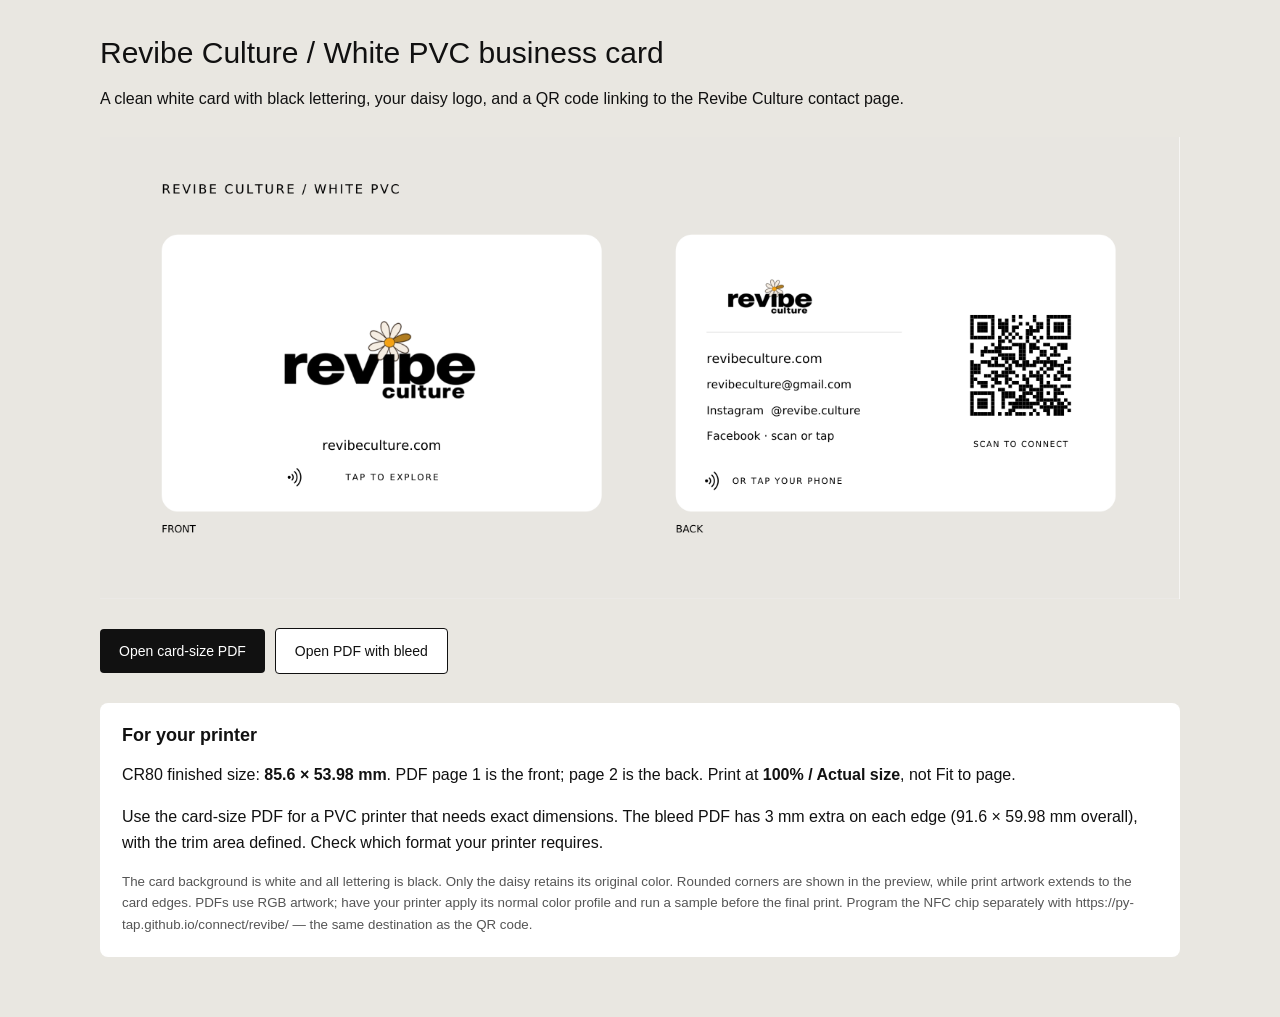
<file: print/revibe/index.html>
<!doctype html><html lang="en"><head><meta charset="utf-8"><meta name="viewport" content="width=device-width,initial-scale=1"><meta name="robots" content="noindex"><title>Revibe Culture · White PVC business card</title><style>*{box-sizing:border-box}body{margin:0;background:#e9e7e1;color:#111;font-family:Arial,sans-serif;padding:36px 20px 60px}main{max-width:1080px;margin:auto}h1{font-size:30px;font-weight:500;margin:0 0 12px}p{line-height:1.6}img{display:block;width:100%;margin:25px 0}a{display:inline-block;background:#111;color:white;text-decoration:none;padding:14px 19px;margin:4px 10px 4px 0;border-radius:4px;font-size:14px}.secondary{background:white;color:#111;border:1px solid #111}.notes{background:white;border-radius:8px;padding:22px;margin-top:25px}h2{font-size:18px;margin-top:0}small{display:block;line-height:1.6;color:#555}:focus-visible{outline:3px solid #e1af34;outline-offset:4px}@media(max-width:600px){body{padding:25px 15px}h1{font-size:25px}}</style></head><body><main><h1>Revibe Culture / White PVC business card</h1><p>A clean white card with black lettering, your daisy logo, and a QR code linking to the Revibe Culture contact page.</p><img src="revibe-design-preview-pytap.png" alt="Revibe Culture white business card, front with centered black logo and website, back with contact details and QR code."><a href="revibe-white-trim-pytap.pdf">Open card-size PDF</a><a class="secondary" href="revibe-white-bleed-pytap.pdf">Open PDF with bleed</a><section class="notes"><h2>For your printer</h2><p>CR80 finished size: <strong>85.6 × 53.98 mm</strong>. PDF page 1 is the front; page 2 is the back. Print at <strong>100% / Actual size</strong>, not Fit to page.</p><p>Use the card-size PDF for a PVC printer that needs exact dimensions. The bleed PDF has 3 mm extra on each edge (91.6 × 59.98 mm overall), with the trim area defined. Check which format your printer requires.</p><small>The card background is white and all lettering is black. Only the daisy retains its original color. Rounded corners are shown in the preview, while print artwork extends to the card edges. PDFs use RGB artwork; have your printer apply its normal color profile and run a sample before the final print. Program the NFC chip separately with https://py-tap.github.io/connect/revibe/ — the same destination as the QR code.</small></section></main></body></html>
</file>
<file: bianca/styles.css>
:root{color-scheme:dark;--green:#123f34;--gold:#c8b67e;--cream:#f3efe3;--muted:#b8c4b7}
*{box-sizing:border-box}
body{margin:0;min-height:100svh;background:#eae6dc;color:var(--cream);font-family:Arial,Helvetica,sans-serif;display:grid;place-items:center;padding:36px 20px;background-image:radial-gradient(ellipse at 50% 40%,#f8f5ed 0%,#eae6dc 65%,#d7d4ca 100%)}
.icon-library{position:absolute;width:0;height:0;overflow:hidden}
svg{width:24px;height:24px;fill:none;stroke:currentColor;stroke-width:1.45;stroke-linecap:round;stroke-linejoin:round;flex-shrink:0}
a{color:inherit;text-decoration:none;-webkit-tap-highlight-color:transparent}
button{font:inherit}
.card{width:100%;max-width:480px;position:relative;isolation:isolate;overflow:hidden;background:linear-gradient(160deg,#184c3c 0%,#123f34 42%,#082a23 100%);box-shadow:0 24px 80px #082c2330,0 3px 12px #082c2320;border-radius:240px 240px 8px 8px;border:1px solid #b8a96e65}
.card:before{content:"";position:absolute;inset:12px;z-index:-1;border:1px solid #c8b67e38;border-radius:230px 230px 3px 3px;pointer-events:none}
.architecture{position:absolute;inset:0;z-index:-2;background-image:url('assets/columns.svg');background-repeat:no-repeat;background-position:50% 0;background-size:100% 100%;opacity:.36;pointer-events:none}
.card-content{padding:36px 42px 24px;background:radial-gradient(ellipse at 50% 36%,#103a3020 20%,#0a302480 80%)}
.profile{text-align:center}
.signature{height:29px;display:flex;align-items:center;justify-content:center;gap:13px;color:var(--gold);font-family:Georgia,'Times New Roman',serif;font-size:20px;letter-spacing:-2px;padding-right:2px}
.signature>span:first-child,.signature>span:last-child{height:1px;width:26px;background:#c8b67e65}
.eyebrow{font-size:9px;letter-spacing:3px;color:var(--gold);margin:16px 0 25px}
.portrait-frame{width:132px;height:164px;margin:0 auto 24px;border-radius:80px 80px 8px 8px;padding:5px;border:1px solid var(--gold);box-shadow:0 0 0 5px #c8b67e0c,0 8px 24px #001f2160;background:#233f34}
.portrait{display:block;width:100%;height:100%;object-fit:cover;object-position:center 42%;border-radius:75px 75px 4px 4px}
h1{font-family:Georgia,'Times New Roman',serif;font-weight:400;font-size:34px;line-height:1.12;letter-spacing:-.7px;margin:0;color:#f8f2e2}
h1 span{display:block;font-style:italic;font-size:47px;line-height:1.15;margin-top:2px}
.intro{font-size:11px;font-weight:400;line-height:1.8;letter-spacing:.3px;color:var(--muted);margin:14px 0 0}
.ornament{display:flex;align-items:center;justify-content:center;gap:13px;margin:23px 0 23px;color:var(--gold)}
.ornament span{height:1px;width:45px;background:linear-gradient(90deg,transparent,#c8b67e70)}
.ornament span:last-child{transform:rotate(180deg)}
.ornament i{font-size:12px;font-style:normal}
h2{font-size:9px;letter-spacing:2.6px;font-weight:400;color:var(--gold);margin:0 0 15px;text-align:center}
.connections{display:grid;gap:10px}
.connections h2{margin-bottom:3px}
.social-link{display:flex;align-items:center;gap:15px;min-height:70px;padding:12px 17px 12px 13px;border:1px solid #b8bc9960;border-radius:4px;background:linear-gradient(110deg,#ffffff08,#ffffff03);transition:background .18s,border-color .18s,transform .18s}
.social-link:hover{background:#d8c79b15;border-color:#c8b67ec0;transform:translateY(-2px)}
.social-link:active{transform:translateY(0)}
.icon-tile{display:grid;place-items:center;width:38px;height:38px;border:1px solid #c8b67e32;border-radius:50%;color:#d5c592;flex-shrink:0}
.icon-tile svg{width:21px;height:21px}
.link-text{display:grid;gap:5px;flex:1;min-width:0}
.link-text strong{font-size:14px;font-weight:400;letter-spacing:.3px}
.link-text>span{font-size:10px;color:#b8c4b7;letter-spacing:.15px;line-height:1.3}
.link-arrow{width:15px;height:15px;color:var(--gold)}
.contact{margin-top:20px;text-align:center}
.phone-row{display:flex;align-items:center;justify-content:center;gap:8px}
.phone-number{display:flex;align-items:center;justify-content:center;gap:9px;min-height:44px;font-size:12px;color:#d1d5c3;letter-spacing:.6px}
.phone-number svg{width:15px;height:15px;color:var(--gold)}
.copy-button{display:grid;place-items:center;width:44px;height:44px;border:0;border-radius:4px;color:#c8b67e;background:transparent;cursor:pointer}
.copy-button[hidden]{display:none}
.copy-button:hover{background:#c8b67e18}
.copy-button svg{width:15px;height:15px}
.copy-status{font-size:10px;color:var(--gold);margin:0;min-height:16px}
.save-contact{display:flex;align-items:center;justify-content:center;gap:10px;min-height:49px;background:#d1c18e;color:#18382c;border:1px solid #e0d5b4;border-radius:3px;font-size:12px;font-weight:600;letter-spacing:.4px;transition:background .18s}
.save-contact:hover{background:#e2d5ab}
.save-contact svg{width:17px;height:17px;stroke-width:1.7}
footer{text-align:center;margin-top:27px;color:#9cac98}
.footer-line{display:block;width:22px;height:1px;background:#c8b67e66;margin:0 auto 13px}
footer p{font-size:7px;line-height:1.8;letter-spacing:1.9px;margin:0}
.footer-monogram{display:block;font-family:Georgia,'Times New Roman',serif;font-size:16px;letter-spacing:-1.5px;color:#c8b67e99;margin-top:13px}
:focus-visible{outline:2px solid #f2d58e;outline-offset:5px}
@media(max-width:520px){body{padding:0;background:var(--green)}.card{max-width:none;border-radius:0;border:0;min-height:100svh;box-shadow:none}.card:before{inset:12px;border-radius:230px 230px 3px 3px}.card-content{padding:30px 36px 25px}.architecture{background-size:100% 100%}.eyebrow{margin-top:12px}.portrait-frame{margin-bottom:21px}h1{font-size:32px}h1 span{font-size:45px}}
@media(max-width:350px){.card-content{padding-inline:25px}h1{font-size:28px}.social-link{gap:11px;padding-right:12px}.intro{font-size:10px}}
@media(prefers-reduced-motion:reduce){*{transition:none!important}}

/* Shared profile heading format: photo, single-line name, then bio. */
.card-content{padding-top:32px}
.portrait-frame{width:148px;height:174px;margin:0 auto 24px}
.profile h1{display:block;font-size:clamp(24px,6.5vw,28px);font-style:normal;font-weight:400;line-height:1.2;letter-spacing:.6px;white-space:nowrap;margin:0;text-align:center}
</file>
<file: joe/styles.css>
:root{color-scheme:dark;--green:#123f34;--gold:#c8b67e;--cream:#f3efe3;--muted:#b8c4b7}
*{box-sizing:border-box}
body{margin:0;min-height:100svh;background:#eae6dc;color:var(--cream);font-family:Arial,Helvetica,sans-serif;display:grid;place-items:center;padding:36px 20px;background-image:radial-gradient(ellipse at 50% 40%,#f8f5ed 0%,#eae6dc 65%,#d7d4ca 100%)}
.icon-library{position:absolute;width:0;height:0;overflow:hidden}
svg{width:24px;height:24px;fill:none;stroke:currentColor;stroke-width:1.45;stroke-linecap:round;stroke-linejoin:round;flex-shrink:0}
a{color:inherit;text-decoration:none;-webkit-tap-highlight-color:transparent}
button{font:inherit}
.card{width:100%;max-width:480px;position:relative;isolation:isolate;overflow:hidden;background:linear-gradient(160deg,#184c3c 0%,#123f34 42%,#082a23 100%);box-shadow:0 24px 80px #082c2330,0 3px 12px #082c2320;border-radius:240px 240px 8px 8px;border:1px solid #b8a96e65}
.card:before{content:"";position:absolute;inset:12px;z-index:-1;border:1px solid #c8b67e38;border-radius:230px 230px 3px 3px;pointer-events:none}
.architecture{position:absolute;inset:0;z-index:-2;background-image:url('assets/columns.svg');background-repeat:no-repeat;background-position:50% 0;background-size:100% 100%;opacity:.36;pointer-events:none}
.card-content{padding:36px 42px 24px;background:radial-gradient(ellipse at 50% 36%,#103a3020 20%,#0a302480 80%)}
.profile{text-align:center}
.signature{height:29px;display:flex;align-items:center;justify-content:center;gap:13px;color:var(--gold);font-family:Georgia,'Times New Roman',serif;font-size:20px;letter-spacing:-2px;padding-right:2px}
.signature>span:first-child,.signature>span:last-child{height:1px;width:26px;background:#c8b67e65}
.eyebrow{font-size:9px;letter-spacing:3px;color:var(--gold);margin:16px 0 25px}
.portrait-frame{width:132px;height:164px;margin:0 auto 24px;border-radius:80px 80px 8px 8px;padding:5px;border:1px solid var(--gold);box-shadow:0 0 0 5px #c8b67e0c,0 8px 24px #001f2160;background:#233f34}
.portrait{display:block;width:100%;height:100%;object-fit:cover;object-position:center 42%;border-radius:75px 75px 4px 4px}
h1{font-family:Georgia,'Times New Roman',serif;font-weight:400;font-size:34px;line-height:1.12;letter-spacing:-.7px;margin:0;color:#f8f2e2}
h1 span{display:block;font-style:italic;font-size:47px;line-height:1.15;margin-top:2px}
.intro{font-size:11px;font-weight:400;line-height:1.8;letter-spacing:.3px;color:var(--muted);margin:14px 0 0}
.ornament{display:flex;align-items:center;justify-content:center;gap:13px;margin:23px 0 23px;color:var(--gold)}
.ornament span{height:1px;width:45px;background:linear-gradient(90deg,transparent,#c8b67e70)}
.ornament span:last-child{transform:rotate(180deg)}
.ornament i{font-size:12px;font-style:normal}
h2{font-size:9px;letter-spacing:2.6px;font-weight:400;color:var(--gold);margin:0 0 15px;text-align:center}
.connections{display:grid;gap:10px}
.connections h2{margin-bottom:3px}
.social-link{display:flex;align-items:center;gap:15px;min-height:70px;padding:12px 17px 12px 13px;border:1px solid #b8bc9960;border-radius:4px;background:linear-gradient(110deg,#ffffff08,#ffffff03);transition:background .18s,border-color .18s,transform .18s}
.social-link:hover{background:#d8c79b15;border-color:#c8b67ec0;transform:translateY(-2px)}
.social-link:active{transform:translateY(0)}
.icon-tile{display:grid;place-items:center;width:38px;height:38px;border:1px solid #c8b67e32;border-radius:50%;color:#d5c592;flex-shrink:0}
.icon-tile svg{width:21px;height:21px}
.link-text{display:grid;gap:5px;flex:1;min-width:0}
.link-text strong{font-size:14px;font-weight:400;letter-spacing:.3px}
.link-text>span{font-size:10px;color:#b8c4b7;letter-spacing:.15px;line-height:1.3}
.link-arrow{width:15px;height:15px;color:var(--gold)}
.contact{margin-top:20px;text-align:center}
.phone-row{display:flex;align-items:center;justify-content:center;gap:8px}
.phone-number{display:flex;align-items:center;justify-content:center;gap:9px;min-height:44px;font-size:12px;color:#d1d5c3;letter-spacing:.6px}
.phone-number svg{width:15px;height:15px;color:var(--gold)}
.copy-button{display:grid;place-items:center;width:44px;height:44px;border:0;border-radius:4px;color:#c8b67e;background:transparent;cursor:pointer}
.copy-button[hidden]{display:none}
.copy-button:hover{background:#c8b67e18}
.copy-button svg{width:15px;height:15px}
.copy-status{font-size:10px;color:var(--gold);margin:0;min-height:16px}
.save-contact{display:flex;align-items:center;justify-content:center;gap:10px;min-height:49px;background:#d1c18e;color:#18382c;border:1px solid #e0d5b4;border-radius:3px;font-size:12px;font-weight:600;letter-spacing:.4px;transition:background .18s}
.save-contact:hover{background:#e2d5ab}
.save-contact svg{width:17px;height:17px;stroke-width:1.7}
footer{text-align:center;margin-top:27px;color:#9cac98}
.footer-line{display:block;width:22px;height:1px;background:#c8b67e66;margin:0 auto 13px}
footer p{font-size:7px;line-height:1.8;letter-spacing:1.9px;margin:0}
.footer-monogram{display:block;font-family:Georgia,'Times New Roman',serif;font-size:16px;letter-spacing:-1.5px;color:#c8b67e99;margin-top:13px}
:focus-visible{outline:2px solid #f2d58e;outline-offset:5px}
@media(max-width:520px){body{padding:0;background:var(--green)}.card{max-width:none;border-radius:0;border:0;min-height:100svh;box-shadow:none}.card:before{inset:12px;border-radius:230px 230px 3px 3px}.card-content{padding:30px 36px 25px}.architecture{background-size:100% 100%}.eyebrow{margin-top:12px}.portrait-frame{margin-bottom:21px}h1{font-size:32px}h1 span{font-size:45px}}
@media(max-width:350px){.card-content{padding-inline:25px}h1{font-size:28px}.social-link{gap:11px;padding-right:12px}.intro{font-size:10px}}
@media(prefers-reduced-motion:reduce){*{transition:none!important}}

/* Joe's independent charcoal and brass theme. */
:root{--green:#202522;--gold:#c5b28b;--cream:#f3f0e8;--muted:#b5bcb4;color-scheme:dark}
body{background:#e7e5df;background-image:radial-gradient(ellipse at 50% 35%,#f6f4ed,#dddcd5)}
.card{background:linear-gradient(145deg,#303832,#202522 50%,#141917);border-radius:10px;border-color:#a4987655}
.card:before{border-radius:3px}
.architecture{background:none;opacity:.5;background-image:repeating-linear-gradient(90deg,transparent 0,transparent 59px,#c5b28b0d 60px,#c5b28b0d 61px);background-size:auto}
.card-content{background:radial-gradient(ellipse at 50% 20%,#65716215,transparent 65%);padding-top:38px}
.signature{letter-spacing:3px;font-size:15px;gap:18px}
.eyebrow{letter-spacing:3.4px;margin-top:18px}
.portrait-frame{width:114px;height:114px;padding:5px;border-radius:50%;background:#222a24;box-shadow:0 0 0 8px #c5b28b08;margin-bottom:26px}
.portrait{border-radius:50%}
h1{font-size:34px;letter-spacing:-.5px}h1 span{font-size:43px;font-style:normal;letter-spacing:1px;margin-top:5px}
.social-link{background:#ffffff04;border-color:#b9b5a344;border-radius:5px}
.social-link:hover{background:#c5b28b12;border-color:#c5b28b99}
.icon-tile{border-radius:9px;border-color:#c5b28b30;color:#d1bd95}
.link-text strong{font-size:13px}.link-text>span{color:#b5bcb4}
.phone-number{width:100%;justify-content:space-between;font-size:11px;min-height:34px}.number-label{color:#b5bcb4;font-size:10px;letter-spacing:.4px}
.save-contact{margin-top:16px;background:#c5b28b;color:#202522;border-color:#ddcca8}
footer p{letter-spacing:1.6px}.footer-monogram{letter-spacing:2px;font-size:12px}
@media(max-width:520px){body{background:#202522}.card{border-radius:0}.card:before{border-radius:3px}.card-content{padding-top:34px}h1{font-size:32px}h1 span{font-size:42px}}

/* Portrait and palette inspired by Joe's supplied photograph. */
:root{--green:#242625;--gold:#c5a576;--muted:#bebbb3}
.card{background:linear-gradient(145deg,#363936,#252726 50%,#191b1a)}
.portrait-frame{width:148px;height:174px;border-radius:7px;padding:5px;background:#383a36;border-color:#c5a576;box-shadow:0 0 0 7px #c5a57608,0 12px 28px #00000030}
.portrait{border-radius:3px;object-position:center 30%}
.icon-tile{color:#d0b185}.save-contact{background:#c5a576;border-color:#d9bb8d}.save-contact:hover{background:#d8b98b}
@media(max-width:520px){body{background:#242625}}

/* Shared profile heading format: photo, single-line name, then bio. */
.card-content{padding-top:32px}
.portrait-frame{width:148px;height:174px;margin:0 auto 24px}
.profile h1{display:block;font-size:clamp(24px,6.5vw,28px);font-style:normal;font-weight:400;line-height:1.2;letter-spacing:.6px;white-space:nowrap;margin:0;text-align:center}
</file>
<file: revibe/styles.css>
:root{color-scheme:dark;--cream:#f7f6e8;--yellow:#f3bd36}*{box-sizing:border-box}body{margin:0;background:#171714;color:var(--cream);font-family:Arial,Helvetica,sans-serif;min-height:100svh;display:grid;place-items:center;padding:32px 20px}.icon-library{position:absolute;width:0;height:0;overflow:hidden}.collage{position:fixed;inset:0;z-index:-1;background:linear-gradient(180deg,#00000045,#00000080 50%,#00000085),url('assets/patchwork-collage.png') center/cover no-repeat}main{width:100%;max-width:460px;background:#10110fd6;border:1px solid #f7f6e833;padding:30px 34px 24px;box-shadow:0 15px 70px #00000055;border-radius:5px;backdrop-filter:blur(2px)}a{color:inherit;text-decoration:none;-webkit-tap-highlight-color:transparent}svg{width:22px;height:22px;fill:none;stroke:currentColor;stroke-width:1.65;stroke-linecap:round;stroke-linejoin:round;flex-shrink:0}.edition{display:flex;justify-content:space-between;gap:16px;font-size:7px;letter-spacing:1.2px;color:#e7e5c9;line-height:1.7}.edition span:last-child{text-align:right}.wordmark{position:relative;margin:65px auto 0;max-width:330px}.daisy{position:absolute;top:-49px;left:49%;transform:rotate(-13deg);width:80px;height:80px;filter:drop-shadow(0 3px 3px #00000044)}h1{margin:0;font-weight:900;letter-spacing:-5.5px;line-height:.87;font-size:84px;text-align:center;text-shadow:0 3px 12px #00000030}h1 span{display:block}h1 span:last-child{font-size:39px;letter-spacing:-1px;text-align:right;line-height:1.4;padding-right:2px}.tagline{text-align:center;font-size:13px;letter-spacing:.3px;color:#e5e1cf;margin:27px 0 0}.divider{display:flex;align-items:center;justify-content:center;gap:15px;margin:24px 0 29px}.divider>span:not(.star){width:45px;height:1px;background:#f7f6e83d}.star{color:var(--yellow);font-size:19px}h2{font-size:8px;letter-spacing:2.4px;text-align:center;font-weight:400;color:#e1dfc9;margin:0 0 16px}.links{display:grid;gap:12px}.link{display:flex;align-items:center;gap:14px;min-height:75px;padding:14px 17px;border:1px solid #f7f6e855;border-radius:3px;background:#171814dc;transition:transform .16s,border-color .16s,background .16s}.link:hover{transform:translateY(-2px);background:#2d3028;border-color:var(--yellow)}.icon{width:34px;display:grid;place-items:center;color:#e5e5d3;flex-shrink:0}.label{display:grid;gap:6px;flex:1;min-width:0}.label strong{font-size:14px;font-weight:600}.label>span{font-size:10px;color:#d3d3c4;overflow-wrap:anywhere;line-height:1.3}.arrow{width:16px;height:16px;color:#d9d7bb}.featured{background:var(--yellow);border-color:#f3cd69;color:#171714}.featured .icon,.featured .arrow,.featured .label>span{color:#37321e}.featured:hover{background:#ffcf56;border-color:#ffdd8c}footer{text-align:center;margin-top:28px}footer p{font-size:7px;letter-spacing:1.8px;color:#e0ddc8;margin:0 0 10px}.save{display:inline-flex;align-items:center;justify-content:center;gap:8px;font-size:11px;min-height:44px;text-decoration:underline;text-underline-offset:5px;color:#efeddb}.save svg{width:15px;height:15px}footer>img{display:block;margin:16px auto 0}:focus-visible{outline:2px solid var(--yellow);outline-offset:5px}@media(max-width:520px){body{padding:0}main{border:0;border-radius:0;box-shadow:none;min-height:100svh;background:#10110f8c;backdrop-filter:none;padding:30px 29px 27px}.collage{background-position:center}.wordmark{margin-top:70px}.edition{font-size:7px}}@media(max-width:350px){main{padding-inline:23px}h1{font-size:74px;letter-spacing:-5px}h1 span:last-child{font-size:35px}.link{gap:8px;padding-inline:12px}.edition{font-size:6px}}@media(prefers-reduced-motion:reduce){*{transition:none!important}}

/* Supplied Revibe Culture logo, prepared on a transparent background. */
.wordmark{margin:32px auto 0;max-width:330px}.wordmark h1{font-size:0;line-height:0;letter-spacing:normal;text-shadow:none}.brand-logo{display:block;width:100%;height:auto;filter:drop-shadow(0 2px 6px #00000035)}
</file>
